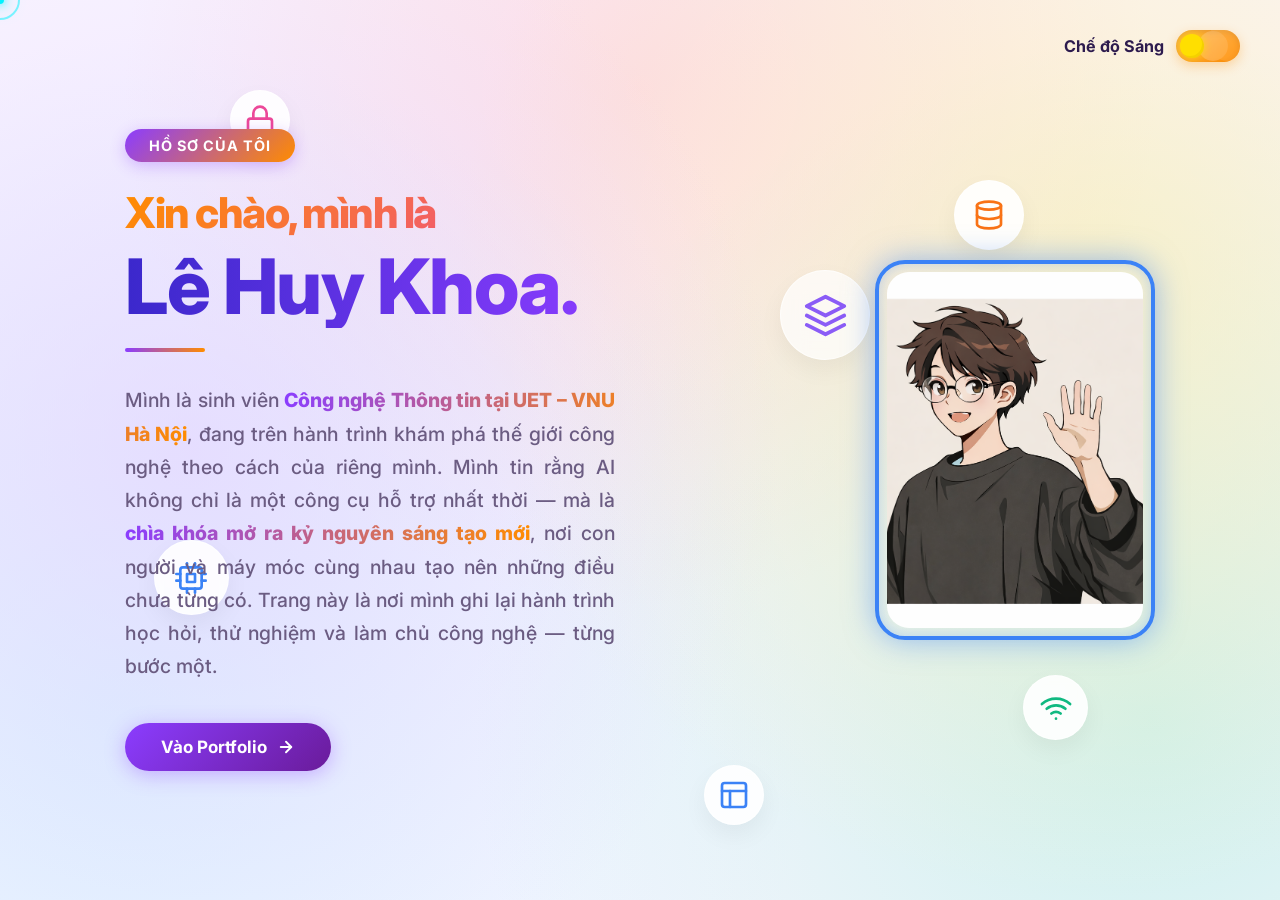
<file: index.html>
<!DOCTYPE html>
<html lang="vi" data-theme="light">
<head>
    <meta charset="UTF-8">
    <meta name="viewport" content="width=device-width, initial-scale=1.0">
    <title>Chào mừng | Khoa's Portfolio</title>
    <link href="https://fonts.googleapis.com/css2?family=Inter:wght@300;400;500;600;700;800&display=swap" rel="stylesheet">
    <style>
        :root {
            --primary-color: #8b3dff;
            --primary-hover: #6a1b9a;
            --accent-color: #ff8c00;
            --accent-light: #ffb74d;
            --bg-main: #f9f5ff;
            --bg-card: #ffffff;
            --card-border: #ebdfff;
            --text-main: #2d1b4e;
            --text-muted: #6b5c82;
            --shadow-sm: 0 4px 20px rgba(139,61,255,0.08);
            --shadow-md: 0 12px 35px rgba(139,61,255,0.15);
            --glass-bg: rgba(255,255,255,0.85);
            --glass-border: rgba(255,255,255,0.6);
        }
        [data-theme="dark"] {
            --primary-color: #9d5dff;
            --primary-hover: #7b2cbf;
            --accent-color: #ffa726;
            --accent-light: #ffcc80;
            --bg-main: #0f0a1f;
            --bg-card: #1a103c;
            --card-border: #3b28cc;
            --text-main: #f8f8f2;
            --text-muted: #a39eb8;
            --shadow-sm: 0 4px 20px rgba(0,0,0,0.4);
            --shadow-md: 0 12px 35px rgba(0,0,0,0.6);
            --glass-bg: rgba(26,16,60,0.85);
            --glass-border: rgba(255,255,255,0.05);
        }

        *, *::before, *::after { box-sizing: border-box; margin: 0; padding: 0; }

        html { font-size: 17px; scroll-behavior: smooth; }

        body {
            font-family: 'Inter', sans-serif;
            background-color: var(--bg-main);
            background-image:
                radial-gradient(circle at 15% 50%, rgba(228,207,255,0.6), transparent 50%),
                radial-gradient(circle at 85% 30%, rgba(255,238,173,0.6), transparent 50%),
                radial-gradient(circle at 90% 80%, rgba(179,238,226,0.6), transparent 50%),
                radial-gradient(circle at 10% 80%, rgba(200,240,255,0.6), transparent 50%),
                radial-gradient(circle at 50% 10%, rgba(255,204,213,0.6), transparent 50%);
            background-attachment: fixed;
            color: var(--text-main);
            min-height: 100vh;
            height: 100vh;
            overflow: hidden;
            -webkit-font-smoothing: antialiased;
            transition: background-color 0.4s ease, color 0.4s ease;
            cursor: none; /* Hide default cursor */
        }

        [data-theme="dark"] body {
            background-image:
                radial-gradient(circle at 15% 50%, rgba(139,61,255,0.15), transparent 50%),
                radial-gradient(circle at 85% 30%, rgba(255,140,0,0.15), transparent 50%),
                radial-gradient(circle at 90% 80%, rgba(0,191,255,0.15), transparent 50%),
                radial-gradient(circle at 10% 80%, rgba(59,130,246,0.15), transparent 50%),
                radial-gradient(circle at 50% 10%, rgba(236,72,153,0.15), transparent 50%);
        }

        /* ── Theme toggle (copied exactly) ── */
        .theme-toggle-wrapper {
            position: fixed;
            top: 30px;
            right: 40px;
            z-index: 1000;
            display: flex;
            align-items: center;
            gap: 12px;
        }
        .theme-label {
            font-size: 0.95rem;
            font-weight: 700;
            color: var(--text-main);
            transition: color 0.4s ease;
            user-select: none;
        }
        .theme-toggle { background: none; border: none; cursor: pointer; padding: 0; outline: none; display: flex; }
        .toggle-track {
            width: 64px; height: 32px;
            border-radius: 30px;
            background: linear-gradient(135deg, #ffb74d, #ff8c00);
            position: relative;
            box-shadow: inset 0 2px 6px rgba(0,0,0,0.1), 0 4px 12px rgba(255,140,0,0.3);
            transition: all 0.5s cubic-bezier(0.4,0,0.2,1);
            overflow: hidden;
        }
        .toggle-track::before {
            content: '';
            position: absolute;
            top: 50%; left: 35%;
            width: 30px; height: 30px;
            background: rgba(255,255,255,0.2);
            border-radius: 50%;
            transform: translateY(-50%);
            box-shadow: 15px -5px 0 5px rgba(255,255,255,0.1);
            transition: all 0.5s ease;
        }
        [data-theme="dark"] .toggle-track {
            background: linear-gradient(135deg, #1e1b4b, #312e81);
            box-shadow: inset 0 2px 6px rgba(0,0,0,0.3), 0 4px 12px rgba(0,0,0,0.5);
        }
        [data-theme="dark"] .toggle-track::before {
            width: 2px; height: 2px;
            background: white;
            box-shadow: 10px 5px 0 0 white, 25px -5px 0 1px white, 35px 10px 0 0 white, 15px -10px 0 0 white;
            border-radius: 50%;
            transform: translateY(-50%) scale(0.8);
        }
        .toggle-sun-moon {
            position: absolute;
            top: 4px; left: 4px;
            width: 24px; height: 24px;
            border-radius: 50%;
            background: #ffdf00;
            box-shadow: 0 0 10px rgba(255,223,0,0.8), inset -2px -2px 0 rgba(200,150,0,0.2);
            transition: all 0.5s cubic-bezier(0.4,0,0.2,1);
            z-index: 2;
        }
        [data-theme="dark"] .toggle-sun-moon {
            left: calc(100% - 28px);
            background: transparent;
            box-shadow: inset -6px -4px 0 #cbd5e1, 0 0 15px rgba(255,255,255,0.3);
            transform: rotate(15deg);
        }

        /* ── Floating bubbles (exact copy from main site) ── */
        .tech-bubble {
            position: fixed;
            width: 65px; height: 65px;
            border-radius: 50%;
            display: flex; align-items: center; justify-content: center;
            background: rgba(255,255,255,0.9);
            backdrop-filter: blur(4px);
            border: 1px solid rgba(255,255,255,0.6);
            box-shadow: 0 10px 25px rgba(0,0,0,0.05);
            animation: float 6s infinite ease-in-out;
            z-index: 0;
        }
        [data-theme="dark"] .tech-bubble {
            background: rgba(26,16,60,0.7);
            border: 1px solid rgba(157,93,255,0.2);
            box-shadow: 0 10px 25px rgba(0,0,0,0.3);
        }
        .tech-bubble {
            transition: filter 0.3s cubic-bezier(0.4, 0, 0.2, 1);
        }
        .tech-bubble:hover {
            filter: brightness(1.2) drop-shadow(0 0 15px currentColor);
            cursor: pointer;
        }
        .tech-bubble svg { width: 32px; height: 32px; }
        .bubble-pink  { color: #ec4899; }
        .bubble-orange { color: #f97316; }
        .bubble-blue  { color: #3b82f6; }
        .bubble-green { color: #10b981; }
        .bubble-purple { color: #8b5cf6; }
        .bubble-1 { top:10%; left:18%; animation-delay:0s;   width:60px;height:60px; }
        .bubble-2 { top:20%; right:20%; animation-delay:1.2s; width:70px;height:70px; }
        .bubble-3 { top:60%; left:12%; animation-delay:2.4s; width:75px;height:75px; }
        .bubble-4 { top:75%; right:15%; animation-delay:3.6s; width:65px;height:65px; }
        .bubble-5 { top:30%; right:32%; animation-delay:1.5s; width:90px;height:90px; background:rgba(255,255,255,0.7); backdrop-filter:blur(12px); }
        .bubble-5 svg { width:45px; height:45px; }
        .bubble-6 { top:85%; left:55%; animation-delay:2.8s; width:60px;height:60px; }
        [data-theme="dark"] .bubble-5 { background:rgba(26,16,60,0.8); }

        @keyframes float {
            0%   { transform: translate(0,0) rotate(0deg); }
            25%  { transform: translate(15px,-25px) rotate(8deg); }
            50%  { transform: translate(-10px,15px) rotate(-5deg); }
            75%  { transform: translate(-20px,-10px) rotate(5deg); }
            100% { transform: translate(0,0) rotate(0deg); }
        }

        /* ── Main layout ── */
        .welcome-stage {
            position: relative;
            z-index: 2;
            min-height: 100vh;
            display: flex;
            flex-direction: row;
            align-items: center;
            justify-content: space-between;
            text-align: left;
            padding: 4rem 5rem;
            max-width: 1200px;
            margin: 0 auto;
            gap: 50px;
        }
        .welcome-content {
            flex: 1;
            max-width: 600px;
            z-index: 2;
        }
        .welcome-image {
            flex: 1;
            display: flex;
            justify-content: flex-end;
            align-items: center;
            opacity: 0;
            animation: fadeUp 0.8s cubic-bezier(0.2, 0.8, 0.2, 1) forwards 0.85s;
        }
        .avatar-glow {
            position: relative;
            width: 280px;
            height: 380px;
            border-radius: 30px;
            padding: 8px;
            background: rgba(255, 255, 255, 0.05);
            border: 4px solid #3b82f6;
            box-shadow: 0 0 30px rgba(59, 130, 246, 0.5), inset 0 0 15px rgba(59, 130, 246, 0.3);
            animation: floatImage 6s infinite ease-in-out;
            transition: all 0.3s ease;
        }
        .avatar-glow:hover {
            transform: scale(1.05) !important;
            border-color: #8b3dff;
            box-shadow: 0 0 50px rgba(139, 61, 255, 0.8);
        }
        .avatar-img {
            width: 100%;
            height: 100%;
            object-fit: cover;
            border-radius: 22px;
            border: none;
        }
        @keyframes floatImage {
            0%, 100% { transform: translateY(0); }
            50% { transform: translateY(-15px); }
        }

        /* ── Cursor ── */
        a, button, .hover-target { cursor: none !important; }
        .cursor-dot, .cursor-outline {
            position: fixed;
            top: 0; left: 0;
            z-index: 9999;
            pointer-events: none;
        }
        .cursor-dot {
            width: 8px; height: 8px;
            background: #00f3ff;
            border-radius: 50%;
            transform: translate(-50%, -50%);
            box-shadow: 0 0 10px #00f3ff, 0 0 20px #00f3ff;
            transition: width 0.2s, height 0.2s, background-color 0.2s;
        }
        .cursor-outline {
            width: 40px; height: 40px;
            border: 2px solid rgba(0, 243, 255, 0.5);
            border-radius: 50%;
            transform: translate(-50%, -50%);
            transition: border-color 0.2s, width 0.2s, height 0.2s;
        }
        .cursor-outline::after {
            content: '';
            position: absolute;
            top: 50%; left: 50%;
            width: 40px; height: 40px;
            background-color: #00f3ff;
            clip-path: polygon(50% 0%, 93.3% 25%, 93.3% 75%, 50% 100%, 6.7% 75%, 6.7% 25%, 50% 0%, 50% 4%, 10.2% 27%, 10.2% 73%, 50% 96%, 89.8% 73%, 89.8% 27%, 50% 4%);
            opacity: 0;
            transform: translate(-50%, -50%) rotate(0deg);
            transition: width 0.2s, height 0.2s, opacity 0.2s;
            animation: spinHex 1.2s linear infinite;
        }
        .cursor-outline.hover-hex {
            border-color: transparent;
        }
        .cursor-outline.hover-hex::after {
            opacity: 1;
            width: 70px; height: 70px;
            filter: drop-shadow(0 0 6px #00f3ff);
        }
        .cursor-dot.hover-hex {
            background: transparent;
            box-shadow: none;
        }
        @keyframes spinHex {
            0%   { transform: translate(-50%, -50%) rotate(0deg); }
            100% { transform: translate(-50%, -50%) rotate(360deg); }
        }

        /* ── Badge (matches .code-badge) ── */
        .code-badge {
            display: inline-flex;
            align-items: center;
            background: linear-gradient(135deg, var(--primary-color), var(--accent-color));
            color: #fff;
            padding: 8px 24px;
            border-radius: 40px;
            font-size: 0.85rem;
            font-weight: 700;
            margin-bottom: 28px;
            text-transform: uppercase;
            letter-spacing: 1px;
            box-shadow: 0 4px 15px rgba(139,61,255,0.3);
            opacity: 0;
            animation: fadeUp 0.5s ease forwards 0.2s;
        }

        /* ── Heading ── */
        .welcome-h1 {
            font-size: clamp(2.4rem, 6vw, 4.5rem);
            font-weight: 800;
            line-height: 1.1;
            letter-spacing: -1.5px;
            margin-bottom: 20px;
            opacity: 0;
            animation: fadeUp 0.6s ease forwards 0.45s;
        }
        .welcome-h1 .name-line {
            background: linear-gradient(90deg, #3b28cc, #8b3dff, #1ca5db, #3b28cc);
            background-size: 300% 100%;
            animation: gradientShift 6s ease-in-out infinite, fadeUp 0.6s ease forwards 0.45s;
            -webkit-background-clip: text;
            -webkit-text-fill-color: transparent;
            background-clip: text;
            display: block;
        }
        .welcome-h1 .hello-line {
            display: block;
            background: linear-gradient(135deg, var(--accent-color), #ec4899);
            -webkit-background-clip: text;
            -webkit-text-fill-color: transparent;
            background-clip: text;
            font-size: clamp(1.8rem, 4vw, 2.5rem);
            margin-bottom: 8px;
        }
        @keyframes gradientShift {
            0%   { background-position: 0% 50%; }
            50%  { background-position: 100% 50%; }
            100% { background-position: 0% 50%; }
        }

        /* ── Subtitle ── */
        .welcome-sub {
            font-size: 1.15rem;
            font-weight: 500;
            color: var(--text-muted);
            max-width: 550px;
            line-height: 1.7;
            margin-bottom: 40px;
            opacity: 0;
            animation: fadeUp 0.8s cubic-bezier(0.2, 0.8, 0.2, 1) forwards 0.65s;
        }
        .welcome-sub strong { 
            background: linear-gradient(90deg, var(--primary-color), var(--accent-color));
            -webkit-background-clip: text;
            -webkit-text-fill-color: transparent;
            font-weight: 800; 
        }

        /* ── CTA button ── */
        .btn-enter {
            display: inline-flex;
            align-items: center;
            gap: 10px;
            padding: 14px 36px;
            background: linear-gradient(135deg, var(--primary-color), var(--primary-hover));
            color: #fff;
            font-family: 'Inter', sans-serif;
            font-size: 1rem;
            font-weight: 700;
            border: none;
            border-radius: 50px;
            cursor: pointer;
            text-decoration: none;
            box-shadow: 0 4px 20px rgba(139,61,255,0.35);
            transition: transform 0.3s cubic-bezier(0.4, 0, 0.2, 1), box-shadow 0.3s;
            opacity: 0;
            animation: fadeUp 0.8s cubic-bezier(0.2, 0.8, 0.2, 1) forwards 0.85s;
            position: relative;
            overflow: hidden;
        }
        .btn-enter::before {
            content: '';
            position: absolute;
            inset: 0;
            background: linear-gradient(135deg, rgba(255,255,255,0.15), transparent);
            opacity: 0;
            transition: opacity 0.2s;
        }
        .btn-enter:hover { 
            transform: translateY(-8px) scale(1.15); 
            box-shadow: 0 15px 40px rgba(255, 140, 0, 0.6), 0 0 25px rgba(139, 61, 255, 0.8); 
            background: linear-gradient(135deg, #ff8c00, #ec4899);
            color: #fff;
        }
        .btn-enter:hover::before { opacity: 1; }
        .btn-enter svg { transition: transform 0.4s cubic-bezier(0.4, 0, 0.2, 1); }
        .btn-enter:hover svg { transform: translateX(6px) scale(1.1); }

        /* ── Divider line ── */
        .divider-line {
            width: 80px; height: 4px;
            background: linear-gradient(to right, var(--primary-color), var(--accent-color));
            border-radius: 4px;
            margin: 0 0 32px 0;
            opacity: 0;
            animation: fadeUp 0.8s cubic-bezier(0.2, 0.8, 0.2, 1) forwards 0.55s;
        }

        /* ── Animations ── */
        @keyframes fadeUp {
            from { opacity: 0; transform: translateY(30px) scale(0.95); filter: blur(8px); }
            to   { opacity: 1; transform: translateY(0) scale(1); filter: blur(0); }
        }

        @media (max-width: 992px) {
            .theme-toggle-wrapper { top:15px; right:20px; }
            .theme-label { display: none; }
            .bubble-3,.bubble-5,.bubble-6 { display: none; }
            .welcome-stage {
                flex-direction: column;
                text-align: center;
                justify-content: center;
                padding: 6rem 2rem 2rem;
            }
            .divider-line { margin: 0 auto 32px; }
            .welcome-image { justify-content: center; margin-top: 40px; }
            .avatar-glow { width: 220px; height: 300px; }
        }
        @media (max-width: 600px) {
            .bubble-1,.bubble-2,.bubble-4 { display: none; }
            .welcome-h1 { font-size: 2.5rem; }
        }
    </style>
</head>
<body>
    <!-- Cursor Elements -->
    <div class="cursor-dot" id="cursor-dot"></div>
    <div class="cursor-outline" id="cursor-outline"></div>

    <!-- Theme Toggle (identical to main site) -->
    <div class="theme-toggle-wrapper">
        <span class="theme-label" id="theme-label">Chế độ Sáng</span>
        <button class="theme-toggle" id="theme-toggle" aria-label="Chuyển đổi chế độ Sáng/Tối">
            <div class="toggle-track">
                <div class="toggle-sun-moon"></div>
            </div>
        </button>
    </div>

    <!-- Floating Bubbles (same as main site) -->
    <div class="tech-bubble bubble-pink bubble-1">
        <svg viewBox="0 0 24 24" fill="none" stroke="currentColor" stroke-width="2" stroke-linecap="round" stroke-linejoin="round"><rect x="3" y="11" width="18" height="11" rx="2" ry="2"></rect><path d="M7 11V7a5 5 0 0 1 10 0v4"></path></svg>
    </div>
    <div class="tech-bubble bubble-orange bubble-2">
        <svg viewBox="0 0 24 24" fill="none" stroke="currentColor" stroke-width="2" stroke-linecap="round" stroke-linejoin="round"><ellipse cx="12" cy="5" rx="9" ry="3"></ellipse><path d="M21 12c0 1.66-4 3-9 3s-9-1.34-9-3"></path><path d="M3 5v14c0 1.66 4 3 9 3s9-1.34 9-3V5"></path></svg>
    </div>
    <div class="tech-bubble bubble-blue bubble-3">
        <svg viewBox="0 0 24 24" fill="none" stroke="currentColor" stroke-width="2" stroke-linecap="round" stroke-linejoin="round"><rect x="4" y="4" width="16" height="16" rx="2"></rect><rect x="9" y="9" width="6" height="6"></rect><line x1="9" y1="1" x2="9" y2="4"></line><line x1="15" y1="1" x2="15" y2="4"></line><line x1="9" y1="20" x2="9" y2="23"></line><line x1="15" y1="20" x2="15" y2="23"></line><line x1="20" y1="9" x2="23" y2="9"></line><line x1="20" y1="14" x2="23" y2="14"></line><line x1="1" y1="9" x2="4" y2="9"></line><line x1="1" y1="14" x2="4" y2="14"></line></svg>
    </div>
    <div class="tech-bubble bubble-green bubble-4">
        <svg viewBox="0 0 24 24" fill="none" stroke="currentColor" stroke-width="2" stroke-linecap="round" stroke-linejoin="round"><path d="M5 12.55a11 11 0 0 1 14.08 0"></path><path d="M1.42 9a16 16 0 0 1 21.16 0"></path><path d="M8.53 16.11a6 6 0 0 1 6.95 0"></path><line x1="12" y1="20" x2="12.01" y2="20"></line></svg>
    </div>
    <div class="tech-bubble bubble-purple bubble-5">
        <svg viewBox="0 0 24 24" fill="none" stroke="currentColor" stroke-width="2" stroke-linecap="round" stroke-linejoin="round"><polygon points="12 2 2 7 12 12 22 7 12 2"></polygon><polyline points="2 17 12 22 22 17"></polyline><polyline points="2 12 12 17 22 12"></polyline></svg>
    </div>
    <div class="tech-bubble bubble-blue bubble-6">
        <svg viewBox="0 0 24 24" fill="none" stroke="currentColor" stroke-width="2" stroke-linecap="round" stroke-linejoin="round"><rect x="3" y="3" width="18" height="18" rx="2" ry="2"></rect><line x1="3" y1="9" x2="21" y2="9"></line><line x1="9" y1="21" x2="9" y2="9"></line></svg>
    </div>

    <!-- Welcome Content -->
    <div class="welcome-stage">
        <div class="welcome-content">
            <div class="code-badge hover-target">Hồ Sơ Của Tôi</div>

            <h1 class="welcome-h1 hover-target">
                <span class="hello-line">Xin chào, mình là</span>
                <span class="name-line">Lê Huy Khoa.</span>
            </h1>

            <div class="divider-line"></div>

            <p class="welcome-sub hover-target" style="text-align: justify; line-height: 1.7;">
                Mình là sinh viên <strong>Công nghệ Thông tin tại UET – VNU Hà Nội</strong>, đang trên hành trình khám phá thế giới công nghệ theo cách của riêng mình. Mình tin rằng AI không chỉ là một công cụ hỗ trợ nhất thời — mà là <strong>chìa khóa mở ra kỷ nguyên sáng tạo mới</strong>, nơi con người và máy móc cùng nhau tạo nên những điều chưa từng có. Trang này là nơi mình ghi lại hành trình học hỏi, thử nghiệm và làm chủ công nghệ — từng bước một.
            </p>

            <a href="portfolio.html" class="btn-enter hover-target">
                Vào Portfolio
                <svg width="18" height="18" viewBox="0 0 24 24" fill="none" stroke="currentColor" stroke-width="2.5" stroke-linecap="round" stroke-linejoin="round"><line x1="5" y1="12" x2="19" y2="12"></line><polyline points="12 5 19 12 12 19"></polyline></svg>
            </a>
        </div>
        <div class="welcome-image">
            <div class="avatar-glow hover-target">
                <img src="anh-icon.png" alt="Lê Huy Khoa" class="avatar-img">
            </div>
        </div>
    </div>

    <script>
        // ── Theme toggle (same logic as main site) ──
        const html = document.documentElement;
        const btn  = document.getElementById('theme-toggle');
        const lbl  = document.getElementById('theme-label');

        // Sync with saved preference
        const saved = localStorage.getItem('portfolio-theme') || 'light';
        html.setAttribute('data-theme', saved);
        lbl.textContent = saved === 'dark' ? 'Chế độ Tối' : 'Chế độ Sáng';

        btn.addEventListener('click', () => {
            const isDark = html.getAttribute('data-theme') === 'dark';
            const next   = isDark ? 'light' : 'dark';
            html.setAttribute('data-theme', next);
            lbl.textContent = next === 'dark' ? 'Chế độ Tối' : 'Chế độ Sáng';
            localStorage.setItem('portfolio-theme', next);
        });

        // Fade out on navigate with WOW effect
        document.querySelector('.btn-enter').addEventListener('click', function(e) {
            e.preventDefault();
            document.body.style.transition = 'all 1s cubic-bezier(0.4, 0, 0.2, 1)';
            document.body.style.opacity = '0';
            document.body.style.transform = 'scale(1.1) translateY(-20px)';
            document.body.style.filter = 'blur(12px)';
            setTimeout(() => { window.location.href = this.href; }, 900);
        });

        // ── Custom Star Cursor ──
        const cursorDot = document.getElementById('cursor-dot');
        const cursorOutline = document.getElementById('cursor-outline');
        let mouseX = 0, mouseY = 0;
        let outlineX = 0, outlineY = 0;

        window.addEventListener('mousemove', (e) => {
            mouseX = e.clientX;
            mouseY = e.clientY;
            // Update dot instantly
            cursorDot.style.left = `${mouseX}px`;
            cursorDot.style.top = `${mouseY}px`;
        });

        // Lerp for smooth outline tracking
        function animateCursor() {
            let dx = mouseX - outlineX;
            let dy = mouseY - outlineY;
            outlineX += dx * 0.2; // Speed factor
            outlineY += dy * 0.2;
            cursorOutline.style.left = `${outlineX}px`;
            cursorOutline.style.top = `${outlineY}px`;
            requestAnimationFrame(animateCursor);
        }
        animateCursor();

        // Add hover effect
        const hoverTargets = document.querySelectorAll('a, button, .hover-target');
        hoverTargets.forEach(el => {
            el.addEventListener('mouseenter', () => {
                cursorOutline.classList.add('hover-hex');
                cursorDot.classList.add('hover-hex');
            });
            el.addEventListener('mouseleave', () => {
                cursorOutline.classList.remove('hover-hex');
                cursorDot.classList.remove('hover-hex');
            });
        });
    </script>
</body>
</html>
</file>
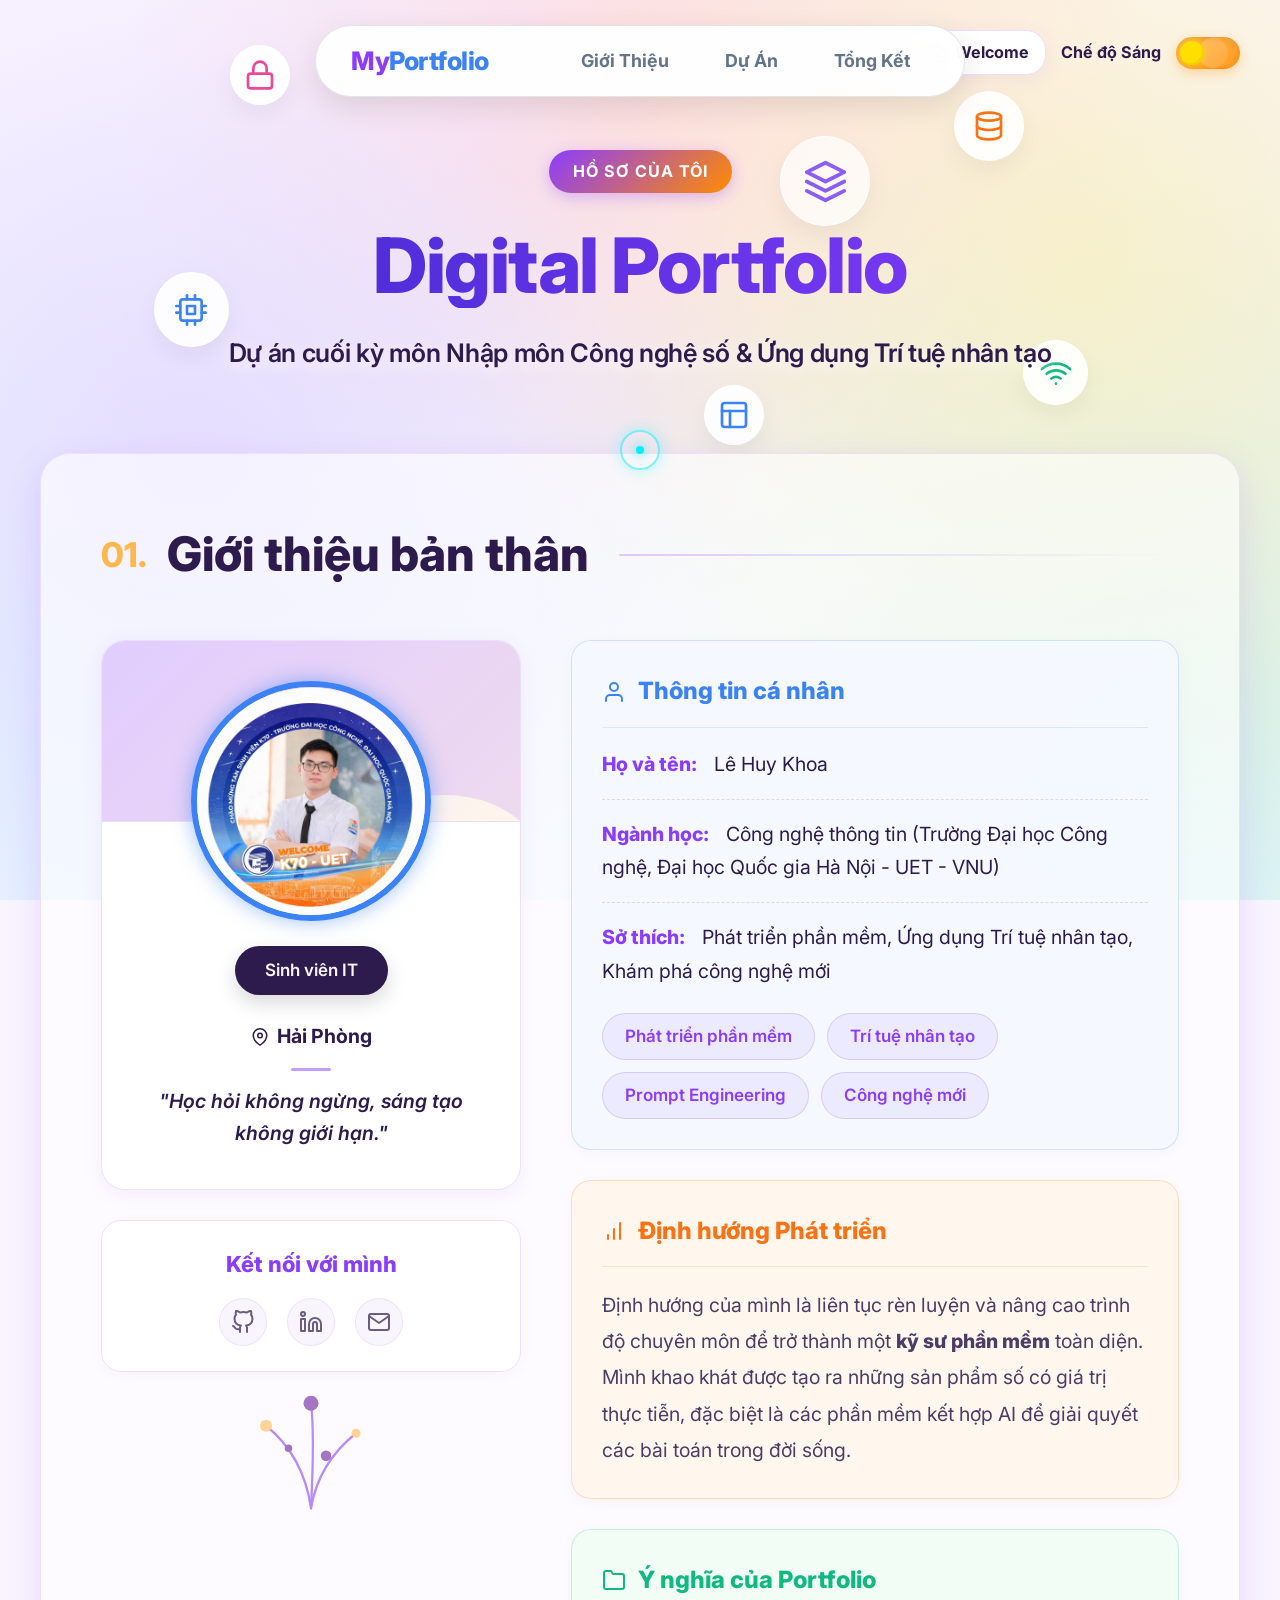
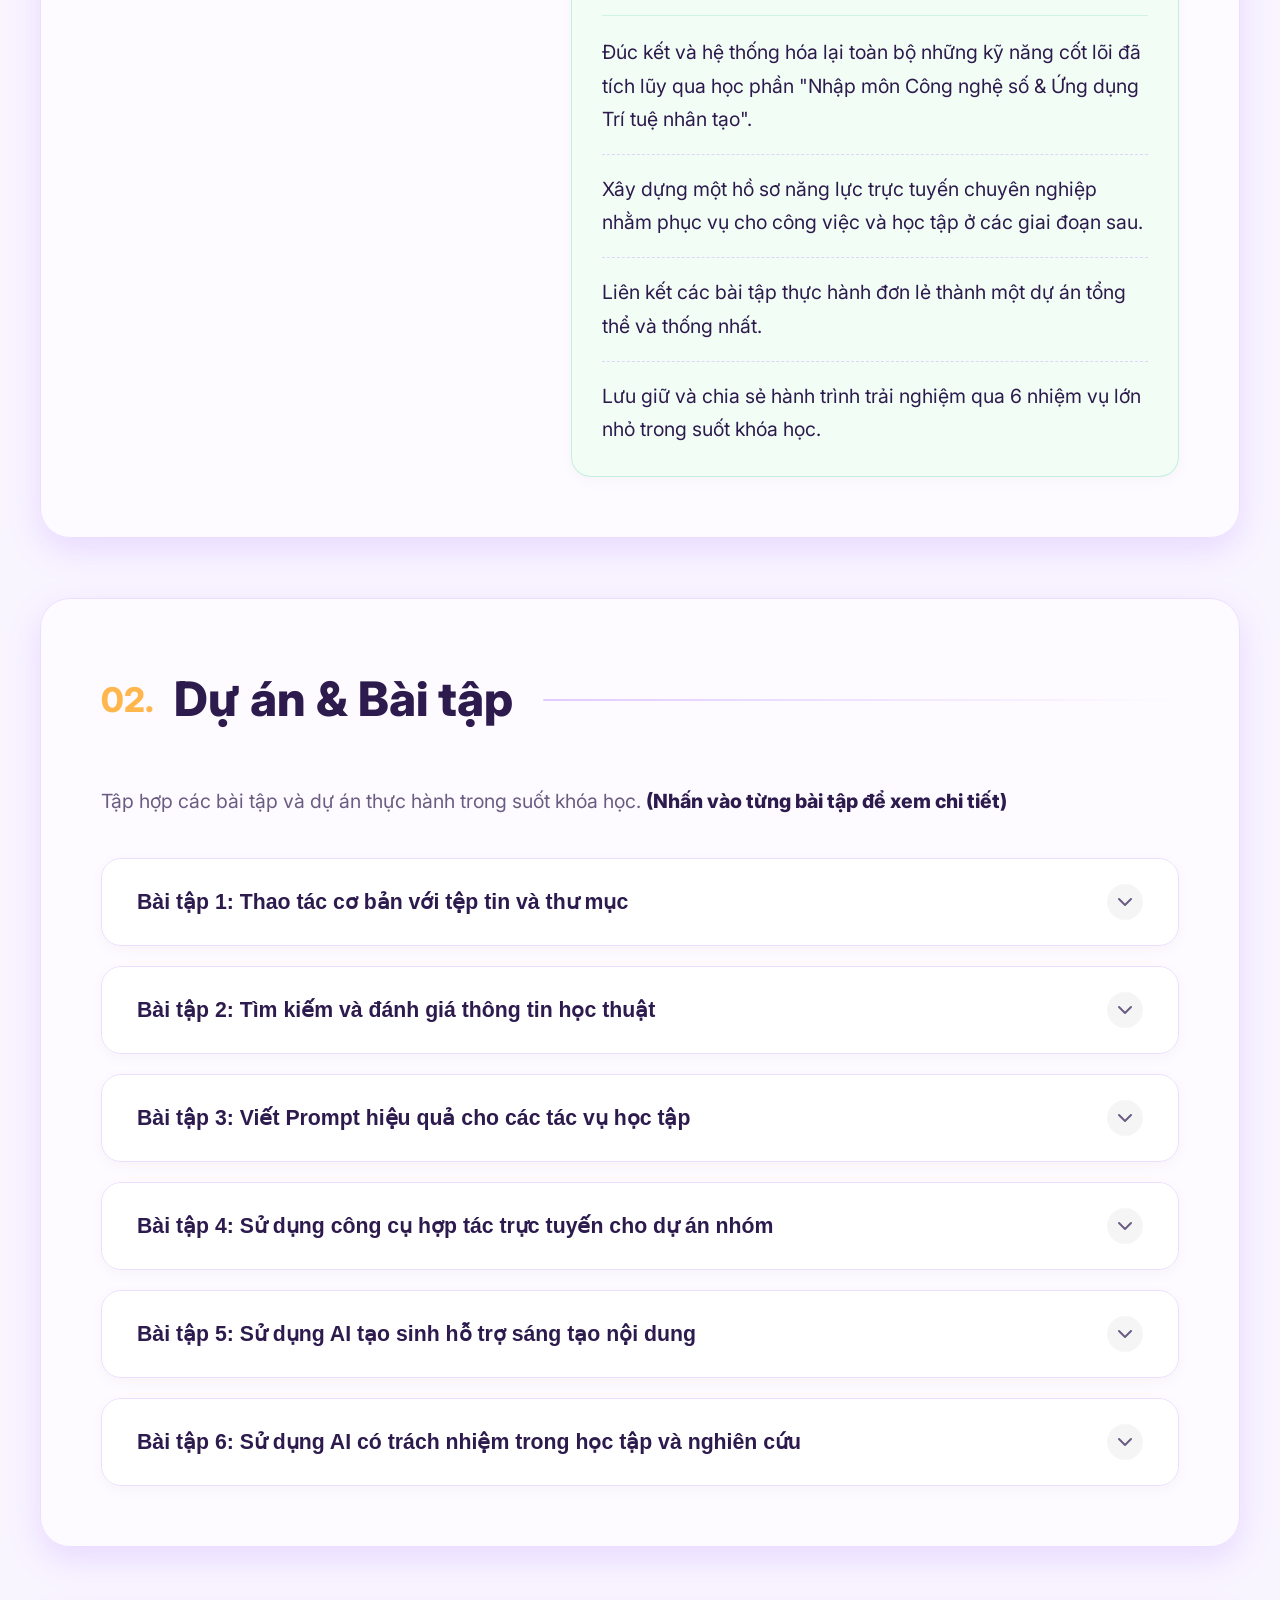
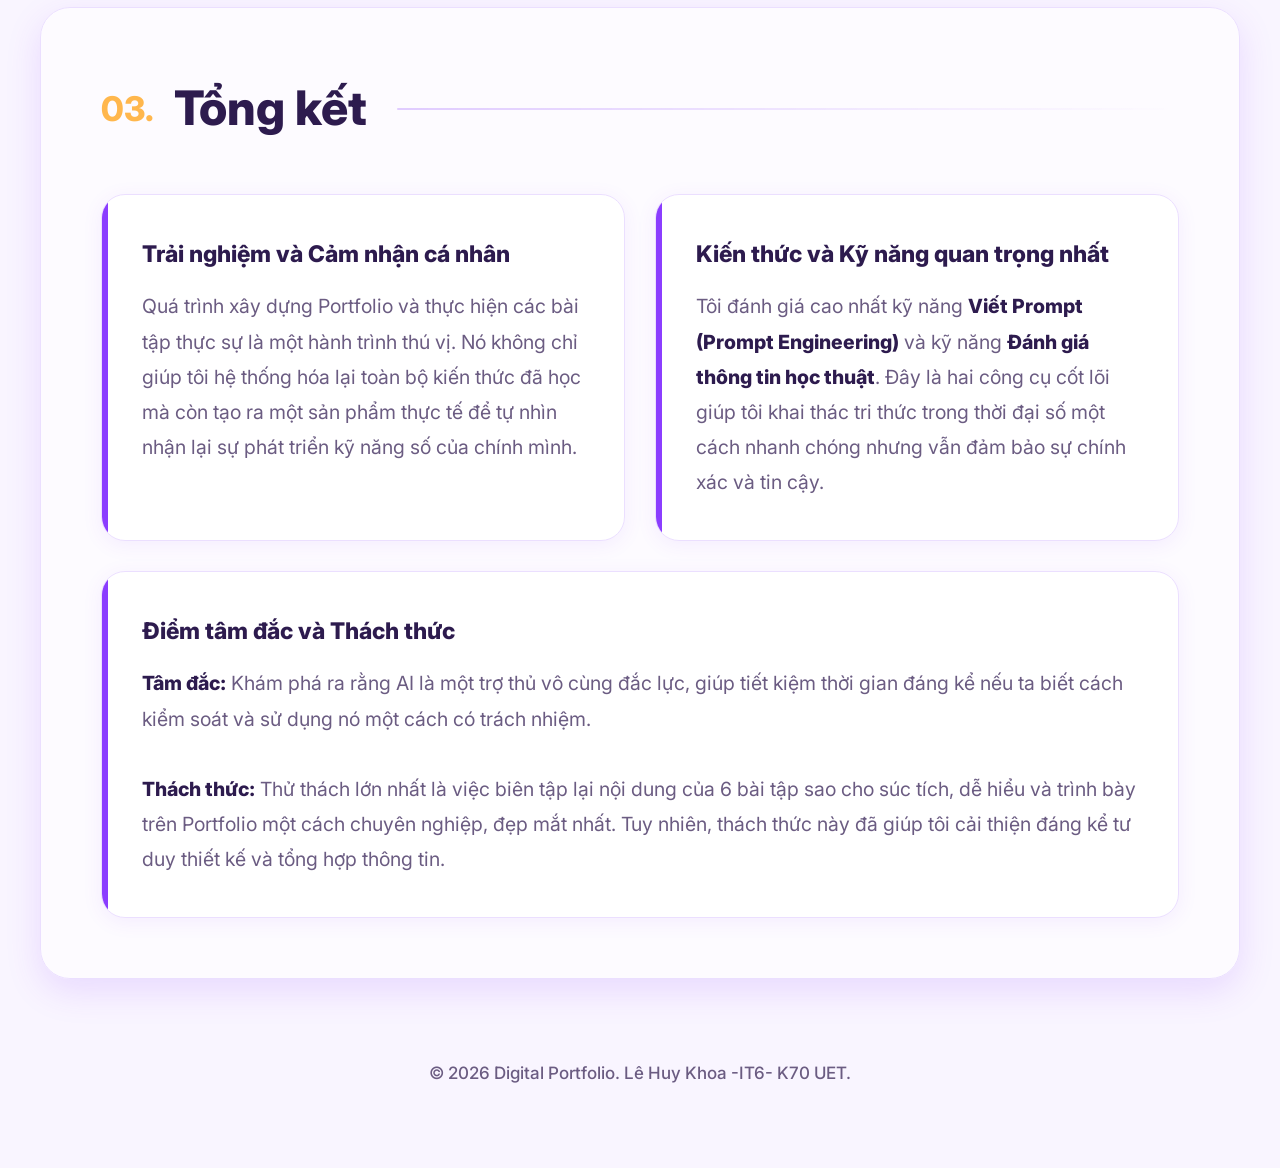
<file: portfolio.html>
<!DOCTYPE html>
<html lang="vi">

<head>
    <meta charset="UTF-8">
    <meta name="viewport" content="width=device-width, initial-scale=1.0">
    <title>Hồ Sơ Kỹ Năng Số | Nhập môn Công nghệ</title>
    <link href="https://fonts.googleapis.com/css2?family=Inter:wght@300;400;500;600;700;800&display=swap"
        rel="stylesheet">
    <link rel="stylesheet" href="style.css">
</head>

<body>
    <!-- Theme Toggle Button -->
    <div class="theme-toggle-wrapper">
        <a href="index.html" class="btn-back-home" id="btn-back-home" aria-label="Về trang Welcome">
            <svg width="20" height="20" viewBox="0 0 24 24" fill="none" stroke="currentColor" stroke-width="2" stroke-linecap="round" stroke-linejoin="round"><path d="M3 9l9-7 9 7v11a2 2 0 0 1-2 2H5a2 2 0 0 1-2-2z"></path><polyline points="9 22 9 12 15 12 15 22"></polyline></svg>
            <span class="back-label">Welcome</span>
        </a>
        <span class="theme-label" id="theme-label">Chế độ Sáng</span>
        <button class="theme-toggle" id="theme-toggle" aria-label="Chuyển đổi chế độ Sáng/Tối">
            <div class="toggle-track">
                <div class="toggle-sun-moon"></div>
            </div>
        </button>
    </div>

    <!-- Top Horizontal Navigation -->
    <nav class="top-horizontal-nav">
        <a href="index.html" class="nav-logo-text">My<span style="color: #3b82f6;">Portfolio</span></a>
        <ul class="nav-links">
            <li><a href="#gioi-thieu" class="nav-link active">Giới Thiệu</a></li>
            <li><a href="#du-an" class="nav-link">Dự Án</a></li>
            <li><a href="#tong-ket" class="nav-link">Tổng Kết</a></li>
        </ul>
    </nav>
    <header class="hero">
        <!-- Animated Tech Bubbles -->
        <div class="tech-bubble bubble-pink bubble-1">
            <svg width="24" height="24" viewBox="0 0 24 24" fill="none" stroke="currentColor" stroke-width="2"
                stroke-linecap="round" stroke-linejoin="round">
                <rect x="3" y="11" width="18" height="11" rx="2" ry="2"></rect>
                <path d="M7 11V7a5 5 0 0 1 10 0v4"></path>
            </svg>
        </div>
        <div class="tech-bubble bubble-orange bubble-2">
            <svg width="24" height="24" viewBox="0 0 24 24" fill="none" stroke="currentColor" stroke-width="2"
                stroke-linecap="round" stroke-linejoin="round">
                <ellipse cx="12" cy="5" rx="9" ry="3"></ellipse>
                <path d="M21 12c0 1.66-4 3-9 3s-9-1.34-9-3"></path>
                <path d="M3 5v14c0 1.66 4 3 9 3s9-1.34 9-3V5"></path>
            </svg>
        </div>
        <div class="tech-bubble bubble-blue bubble-3">
            <svg width="24" height="24" viewBox="0 0 24 24" fill="none" stroke="currentColor" stroke-width="2"
                stroke-linecap="round" stroke-linejoin="round">
                <rect x="4" y="4" width="16" height="16" rx="2" ry="2"></rect>
                <rect x="9" y="9" width="6" height="6"></rect>
                <line x1="9" y1="1" x2="9" y2="4"></line>
                <line x1="15" y1="1" x2="15" y2="4"></line>
                <line x1="9" y1="20" x2="9" y2="23"></line>
                <line x1="15" y1="20" x2="15" y2="23"></line>
                <line x1="20" y1="9" x2="23" y2="9"></line>
                <line x1="20" y1="14" x2="23" y2="14"></line>
                <line x1="1" y1="9" x2="4" y2="9"></line>
                <line x1="1" y1="14" x2="4" y2="14"></line>
            </svg>
        </div>
        <div class="tech-bubble bubble-green bubble-4">
            <svg width="24" height="24" viewBox="0 0 24 24" fill="none" stroke="currentColor" stroke-width="2"
                stroke-linecap="round" stroke-linejoin="round">
                <path d="M5 12.55a11 11 0 0 1 14.08 0"></path>
                <path d="M1.42 9a16 16 0 0 1 21.16 0"></path>
                <path d="M8.53 16.11a6 6 0 0 1 6.95 0"></path>
                <line x1="12" y1="20" x2="12.01" y2="20"></line>
            </svg>
        </div>
        <div class="tech-bubble bubble-purple bubble-5">
            <svg width="24" height="24" viewBox="0 0 24 24" fill="none" stroke="currentColor" stroke-width="2"
                stroke-linecap="round" stroke-linejoin="round">
                <polygon points="12 2 2 7 12 12 22 7 12 2"></polygon>
                <polyline points="2 17 12 22 22 17"></polyline>
                <polyline points="2 12 12 17 22 12"></polyline>
            </svg>
        </div>
        <div class="tech-bubble bubble-blue bubble-6">
            <svg width="24" height="24" viewBox="0 0 24 24" fill="none" stroke="currentColor" stroke-width="2"
                stroke-linecap="round" stroke-linejoin="round">
                <rect x="3" y="3" width="18" height="18" rx="2" ry="2"></rect>
                <line x1="3" y1="9" x2="21" y2="9"></line>
                <line x1="9" y1="21" x2="9" y2="9"></line>
            </svg>
        </div>
        <div class="container">
            <div class="code-badge">Hồ Sơ Của Tôi</div>
            <h1>Digital Portfolio</h1>
            <p class="subtitle">Dự án cuối kỳ môn Nhập môn Công nghệ số & Ứng dụng Trí tuệ nhân tạo</p>
        </div>
    </header>

    <main class="container">
        <!-- Trang Giới thiệu -->
        <section id="gioi-thieu" class="section glass-panel">
            <h2><span class="section-num">01.</span> Giới thiệu bản thân</h2>

            <div class="profile-wrapper">
                <div class="left-column">
                    <div class="profile-sidebar">
                        <div class="avatar-glow">
                            <img src="avatar.png" alt="Ảnh cá nhân" class="avatar-img" id="user-avatar">
                        </div>
                        <div class="tech-badge">
                            Sinh viên IT
                        </div>
                        <div class="profile-extra">
                            <p class="location">
                                <svg width="18" height="18" viewBox="0 0 24 24" fill="none" stroke="currentColor"
                                    stroke-width="2" stroke-linecap="round" stroke-linejoin="round">
                                    <path d="M21 10c0 7-9 13-9 13s-9-6-9-13a9 9 0 0 1 18 0z"></path>
                                    <circle cx="12" cy="10" r="3"></circle>
                                </svg>
                                Hải Phòng
                            </p>
                            <div class="divider"></div>
                            <p class="quote">"Học hỏi không ngừng, sáng tạo không giới hạn."</p>
                        </div>
                    </div>

                    <!-- Decorative Connect Card -->
                    <div class="info-item connect-card" style="text-align: center; padding: 25px;">
                        <h4
                            style="color: var(--primary-color); margin-bottom: 15px; font-size: 1.3rem; font-weight: 800;">
                            Kết nối với mình</h4>
                        <div class="social-links" style="display: flex; justify-content: center; gap: 20px;">
                            <a href="#" style="color: var(--text-muted); transition: color 0.3s;"><svg width="24"
                                    height="24" viewBox="0 0 24 24" fill="none" stroke="currentColor" stroke-width="2"
                                    stroke-linecap="round" stroke-linejoin="round">
                                    <path
                                        d="M9 19c-5 1.5-5-2.5-7-3m14 6v-3.87a3.37 3.37 0 0 0-.94-2.61c3.14-.35 6.44-1.54 6.44-7A5.44 5.44 0 0 0 20 4.77 5.07 5.07 0 0 0 19.91 1S18.73.65 16 2.48a13.38 13.38 0 0 0-7 0C6.27.65 5.09 1 5.09 1A5.07 5.07 0 0 0 5 4.77a5.44 5.44 0 0 0-1.5 3.78c0 5.42 3.3 6.61 6.44 7A3.37 3.37 0 0 0 9 18.13V22">
                                    </path>
                                </svg></a>
                            <a href="#" style="color: var(--text-muted); transition: color 0.3s;"><svg width="24"
                                    height="24" viewBox="0 0 24 24" fill="none" stroke="currentColor" stroke-width="2"
                                    stroke-linecap="round" stroke-linejoin="round">
                                    <path
                                        d="M16 8a6 6 0 0 1 6 6v7h-4v-7a2 2 0 0 0-2-2 2 2 0 0 0-2 2v7h-4v-7a6 6 0 0 1 6-6z">
                                    </path>
                                    <rect x="2" y="9" width="4" height="12"></rect>
                                    <circle cx="4" cy="4" r="2"></circle>
                                </svg></a>
                            <a href="#" style="color: var(--text-muted); transition: color 0.3s;"><svg width="24"
                                    height="24" viewBox="0 0 24 24" fill="none" stroke="currentColor" stroke-width="2"
                                    stroke-linecap="round" stroke-linejoin="round">
                                    <path
                                        d="M4 4h16c1.1 0 2 .9 2 2v12c0 1.1-.9 2-2 2H4c-1.1 0-2-.9-2-2V6c0-1.1.9-2 2-2z">
                                    </path>
                                    <polyline points="22,6 12,13 2,6"></polyline>
                                </svg></a>
                        </div>
                    </div>

                    <!-- Decorative illustration to fill space -->
                    <div class="decorative-art" style="text-align: center; margin-top: -10px; opacity: 0.6;">
                        <svg width="150" height="120" viewBox="0 0 200 150" fill="none"
                            xmlns="http://www.w3.org/2000/svg">
                            <path d="M100 150 Q90 80 40 40" stroke="var(--primary-color)" stroke-width="3" fill="none"
                                stroke-linecap="round" />
                            <path d="M100 150 Q110 90 160 50" stroke="var(--primary-color)" stroke-width="3" fill="none"
                                stroke-linecap="round" />
                            <path d="M100 150 Q105 50 100 10" stroke="var(--primary-color)" stroke-width="3" fill="none"
                                stroke-linecap="round" />
                            <circle cx="40" cy="40" r="8" fill="var(--accent-light)" />
                            <circle cx="160" cy="50" r="6" fill="var(--accent-light)" />
                            <circle cx="100" cy="10" r="10" fill="var(--primary-hover)" />
                            <circle cx="70" cy="70" r="5" fill="var(--primary-hover)" />
                            <circle cx="120" cy="80" r="7" fill="var(--primary-hover)" />
                        </svg>
                    </div>
                </div>

                <div class="info-grid custom-grid">
                    <div class="info-item personal-info tint-blue">
                        <h3>
                            <svg width="24" height="24" viewBox="0 0 24 24" fill="none" stroke="currentColor"
                                stroke-width="2" stroke-linecap="round" stroke-linejoin="round">
                                <path d="M20 21v-2a4 4 0 0 0-4-4H8a4 4 0 0 0-4 4v2"></path>
                                <circle cx="12" cy="7" r="4"></circle>
                            </svg>
                            Thông tin cá nhân
                        </h3>
                        <ul class="tech-list">
                            <li><strong>Họ và tên:</strong> Lê Huy Khoa</li>
                            <li><strong>Ngành học:</strong> Công nghệ thông tin (Trường Đại học Công nghệ, Đại học Quốc
                                gia Hà Nội - UET - VNU)</li>
                            <li><strong>Sở thích:</strong> Phát triển phần mềm, Ứng dụng Trí tuệ nhân tạo, Khám phá công
                                nghệ mới</li>
                        </ul>
                        <div class="tech-skills">
                            <span class="skill-tag">Phát triển phần mềm</span>
                            <span class="skill-tag">Trí tuệ nhân tạo</span>
                            <span class="skill-tag">Prompt Engineering</span>
                            <span class="skill-tag">Công nghệ mới</span>
                        </div>
                    </div>
                    <div class="info-item tint-orange">
                        <h3>
                            <svg width="24" height="24" viewBox="0 0 24 24" fill="none" stroke="currentColor"
                                stroke-width="2" stroke-linecap="round" stroke-linejoin="round">
                                <line x1="12" y1="20" x2="12" y2="10"></line>
                                <line x1="18" y1="20" x2="18" y2="4"></line>
                                <line x1="6" y1="20" x2="6" y2="16"></line>
                            </svg>
                            Định hướng Phát triển
                        </h3>
                        <p>Định hướng của mình là liên tục rèn luyện và nâng cao trình độ chuyên môn để trở thành một
                            <strong>kỹ sư phần mềm</strong> toàn diện. Mình khao khát được tạo ra những sản phẩm số có
                            giá trị thực tiễn, đặc biệt là các phần mềm kết hợp AI để giải quyết các bài toán trong đời
                            sống.</p>
                    </div>
                    <div class="info-item tint-green">
                        <h3>
                            <svg width="24" height="24" viewBox="0 0 24 24" fill="none" stroke="currentColor"
                                stroke-width="2" stroke-linecap="round" stroke-linejoin="round">
                                <path d="M22 19a2 2 0 0 1-2 2H4a2 2 0 0 1-2-2V5a2 2 0 0 1 2-2h5l2 3h9a2 2 0 0 1 2 2z">
                                </path>
                            </svg>
                            Ý nghĩa của Portfolio
                        </h3>
                        <ul class="tech-list">
                            <li>Đúc kết và hệ thống hóa lại toàn bộ những kỹ năng cốt lõi đã tích lũy qua học phần "Nhập
                                môn Công nghệ số & Ứng dụng Trí tuệ nhân tạo".</li>
                            <li>Xây dựng một hồ sơ năng lực trực tuyến chuyên nghiệp nhằm phục vụ cho công việc và học
                                tập ở các giai đoạn sau.</li>
                            <li>Liên kết các bài tập thực hành đơn lẻ thành một dự án tổng thể và thống nhất.</li>
                            <li>Lưu giữ và chia sẻ hành trình trải nghiệm qua 6 nhiệm vụ lớn nhỏ trong suốt khóa học.
                            </li>
                        </ul>
                    </div>
                </div>
            </div>
        </section>

        <!-- Trang Dự án -->
        <section id="du-an" class="section glass-panel">
            <h2><span class="section-num">02.</span> Dự án & Bài tập</h2>
            <p class="section-desc">Tập hợp các bài tập và dự án thực hành trong suốt khóa học. <strong>(Nhấn vào từng
                    bài tập để xem chi tiết)</strong></p>

            <div class="accordion">
                <!-- Bài tập 1 -->
                <div class="accordion-item">
                    <button class="accordion-header">
                        Bài tập 1: Thao tác cơ bản với tệp tin và thư mục
                        <svg class="icon" width="24" height="24" viewBox="0 0 24 24" fill="none" stroke="currentColor"
                            stroke-width="2" stroke-linecap="round" stroke-linejoin="round">
                            <polyline points="6 9 12 15 18 9"></polyline>
                        </svg>
                    </button>
                    <div class="accordion-content">
                        <div class="content-inner split-screen">
                            <div class="split-left">
                                <div class="pdf-container">
                                    <div class="mobile-pdf-fallback">
                                        <a href="Bai1_ThaoTacCoBan%20fixed.pdf" target="_blank" class="btn-download">📄 Nhấn vào
                                            đây để Xem/Tải File PDF (Dành cho điện thoại)</a>
                                    </div>
                                    <iframe src="Bai1_ThaoTacCoBan%20fixed.pdf#view=FitH" width="100%" height="600px"
                                        style="border: none;"></iframe>
                                </div>
                            </div>
                            <div class="split-right">
                                <div class="project-info">
                                    <h4>Mục tiêu:</h4>
                                    <p>Hiểu và thực hành quản lý tệp tin hiệu quả. Trình bày cấu trúc thư mục tối ưu và
                                        tuân thủ các quy tắc đặt tên tệp rõ ràng, khoa học.</p>
                                    <h4>Tóm tắt quá trình thực hiện:</h4>
                                    <p>Tiến hành thiết lập một cấu trúc cây thư mục logic phục vụ cho việc học tập nhiều
                                        môn học khác nhau. Áp dụng các quy tắc đặt tên tệp thống nhất (ví dụ:
                                        TenMon_BaiTap_HoTen) và chụp ảnh minh họa lại quá trình này.</p>
                                </div>
                            </div>
                        </div>
                    </div>
                </div>

                <!-- Bài tập 2 -->
                <div class="accordion-item">
                    <button class="accordion-header">
                        Bài tập 2: Tìm kiếm và đánh giá thông tin học thuật
                        <svg class="icon" width="24" height="24" viewBox="0 0 24 24" fill="none" stroke="currentColor"
                            stroke-width="2" stroke-linecap="round" stroke-linejoin="round">
                            <polyline points="6 9 12 15 18 9"></polyline>
                        </svg>
                    </button>
                    <div class="accordion-content">
                        <div class="content-inner split-screen">
                            <div class="split-left">
                                <div class="pdf-container">
                                    <div class="mobile-pdf-fallback">
                                        <a href="Bai2_TimKiemThongTin.pdf" target="_blank" class="btn-download">📄 Nhấn
                                            vào đây để Xem/Tải File PDF (Dành cho điện thoại)</a>
                                    </div>
                                    <iframe src="Bai2_TimKiemThongTin.pdf#view=FitH" width="100%" height="600px"
                                        style="border: none;"></iframe>
                                </div>
                            </div>
                            <div class="split-right">
                                <div class="project-info">
                                    <h4>Mục tiêu:</h4>
                                    <p>Thành thạo sử dụng các toán tử tìm kiếm nâng cao để tra cứu tài liệu học thuật và
                                        biết cách đánh giá độ tin cậy của các nguồn thông tin.</p>
                                    <h4>Tóm tắt quá trình thực hiện:</h4>
                                    <p>Sử dụng các nền tảng như Google Scholar, kết hợp các toán tử (AND, OR, ngoặc kép
                                        "", site:) để lọc kết quả. Sau đó, lập bảng phân tích, đánh giá các nguồn thông
                                        tin thu thập được dựa trên tính chính xác, tính khách quan và độ uy tín.</p>
                                </div>
                            </div>
                        </div>
                    </div>
                </div>

                <!-- Bài tập 3 -->
                <div class="accordion-item">
                    <button class="accordion-header">
                        Bài tập 3: Viết Prompt hiệu quả cho các tác vụ học tập
                        <svg class="icon" width="24" height="24" viewBox="0 0 24 24" fill="none" stroke="currentColor"
                            stroke-width="2" stroke-linecap="round" stroke-linejoin="round">
                            <polyline points="6 9 12 15 18 9"></polyline>
                        </svg>
                    </button>
                    <div class="accordion-content">
                        <div class="content-inner split-screen">
                            <div class="split-left">
                                <div class="pdf-container">
                                    <div class="mobile-pdf-fallback">
                                        <a href="Bai3_VietPrompt.pdf" target="_blank" class="btn-download">📄 Nhấn vào
                                            đây để Xem/Tải File PDF (Dành cho điện thoại)</a>
                                    </div>
                                    <iframe src="Bai3_VietPrompt.pdf#view=FitH" width="100%" height="600px"
                                        style="border: none;"></iframe>
                                </div>
                            </div>
                            <div class="split-right">
                                <div class="project-info">
                                    <h4>Mục tiêu:</h4>
                                    <p>Tương tác hiệu quả với các công cụ Trí tuệ nhân tạo (Generative AI) bằng cách
                                        viết lời nhắc (Prompt) tối ưu, rõ ràng và có đầy đủ ngữ cảnh.</p>
                                    <h4>Tóm tắt quá trình thực hiện:</h4>
                                    <p>Thực hiện so sánh kết quả sinh ra giữa một prompt cơ bản (ngắn gọn, thiếu ngữ
                                        cảnh) và một prompt đã được cải tiến (áp dụng các nguyên tắc đóng vai, nêu rõ
                                        yêu cầu, định dạng đầu ra). Phân tích sự vượt trội về chất lượng câu trả lời từ
                                        AI.</p>
                                </div>
                            </div>
                        </div>
                    </div>
                </div>

                <!-- Bài tập 4 -->
                <div class="accordion-item">
                    <button class="accordion-header">
                        Bài tập 4: Sử dụng công cụ hợp tác trực tuyến cho dự án nhóm
                        <svg class="icon" width="24" height="24" viewBox="0 0 24 24" fill="none" stroke="currentColor"
                            stroke-width="2" stroke-linecap="round" stroke-linejoin="round">
                            <polyline points="6 9 12 15 18 9"></polyline>
                        </svg>
                    </button>
                    <div class="accordion-content">
                        <div class="content-inner split-screen">
                            <div class="split-left">
                                <div class="pdf-container">
                                    <div class="mobile-pdf-fallback">
                                        <a href="Bai4_HopTacTrucTuyen_fixed.pdf" target="_blank" class="btn-download">📄 Nhấn
                                            vào đây để Xem/Tải File PDF (Dành cho điện thoại)</a>
                                    </div>
                                    <iframe src="Bai4_HopTacTrucTuyen_fixed.pdf#view=FitH" width="100%" height="600px"
                                        style="border: none;"></iframe>
                                </div>
                            </div>
                            <div class="split-right">
                                <div class="project-info">
                                    <h4>Mục tiêu:</h4>
                                    <p>Áp dụng thành thạo các công cụ làm việc nhóm trực tuyến để quản lý tiến độ, chia
                                        sẻ tài nguyên và duy trì giao tiếp hiệu quả trong dự án.</p>
                                    <h4>Tóm tắt quá trình thực hiện:</h4>
                                    <p>Khởi tạo không gian làm việc trên công cụ quản lý dự án, tiến hành phân công
                                        nhiệm vụ rõ ràng cho từng thành viên. Sử dụng Google Docs/Drive để chỉnh sửa tài
                                        liệu đồng thời, phối hợp trực tuyến và lưu lại các minh chứng làm việc nhóm.</p>
                                </div>
                            </div>
                        </div>
                    </div>
                </div>

                <!-- Bài tập 5 -->
                <div class="accordion-item">
                    <button class="accordion-header">
                        Bài tập 5: Sử dụng AI tạo sinh hỗ trợ sáng tạo nội dung
                        <svg class="icon" width="24" height="24" viewBox="0 0 24 24" fill="none" stroke="currentColor"
                            stroke-width="2" stroke-linecap="round" stroke-linejoin="round">
                            <polyline points="6 9 12 15 18 9"></polyline>
                        </svg>
                    </button>
                    <div class="accordion-content">
                        <div class="content-inner split-screen">
                            <div class="split-left">
                                <div class="pdf-container">
                                    <div class="mobile-pdf-fallback">
                                        <a href="Bai5_SangTaoNoiDungAI.pdf" target="_blank" class="btn-download">📄 Nhấn
                                            vào đây để Xem/Tải File PDF (Dành cho điện thoại)</a>
                                    </div>
                                    <iframe src="Bai5_SangTaoNoiDungAI.pdf#view=FitH" width="100%" height="600px"
                                        style="border: none;"></iframe>
                                </div>
                            </div>
                            <div class="split-right">
                                <div class="project-info">
                                    <h4>Mục tiêu:</h4>
                                    <p>Khai thác tiềm năng của AI tạo sinh (sinh văn bản, hình ảnh) để tối ưu hóa và hỗ
                                        trợ quá trình sáng tạo nội dung số phong phú.</p>
                                    <h4>Tóm tắt quá trình thực hiện:</h4>
                                    <p>Sử dụng AI để gợi ý ý tưởng, phác thảo cấu trúc bài viết và hỗ trợ tạo ra các
                                        thành phần nội dung số (ví dụ: hình ảnh minh họa). Sau đó, tiến hành chỉnh sửa,
                                        biên tập lại để tạo ra sản phẩm hoàn thiện mang dấu ấn cá nhân.</p>
                                </div>
                            </div>
                        </div>
                    </div>
                </div>

                <!-- Bài tập 6 -->
                <div class="accordion-item">
                    <button class="accordion-header">
                        Bài tập 6: Sử dụng AI có trách nhiệm trong học tập và nghiên cứu
                        <svg class="icon" width="24" height="24" viewBox="0 0 24 24" fill="none" stroke="currentColor"
                            stroke-width="2" stroke-linecap="round" stroke-linejoin="round">
                            <polyline points="6 9 12 15 18 9"></polyline>
                        </svg>
                    </button>
                    <div class="accordion-content">
                        <div class="content-inner split-screen">
                            <div class="split-left">
                                <div class="pdf-container">
                                    <div class="mobile-pdf-fallback">
                                        <a href="Bai6_AITrachNhiem%20fixed.pdf" target="_blank" class="btn-download">📄 Nhấn vào
                                            đây để Xem/Tải File PDF (Dành cho điện thoại)</a>
                                    </div>
                                    <iframe src="Bai6_AITrachNhiem%20fixed.pdf#view=FitH" width="100%" height="600px"
                                        style="border: none;"></iframe>
                                </div>
                            </div>
                            <div class="split-right">
                                <div class="project-info">
                                    <h4>Mục tiêu:</h4>
                                    <p>Nhận thức sâu sắc về các vấn đề đạo đức, liêm chính học thuật khi ứng dụng AI và
                                        xây dựng được bộ nguyên tắc cá nhân trong việc sử dụng.</p>
                                    <h4>Tóm tắt quá trình thực hiện:</h4>
                                    <p>Nghiên cứu các rủi ro tiềm ẩn như đạo văn, thiên kiến thuật toán, thông tin sai
                                        lệch. Từ đó, xây dựng một bản tuyên ngôn/bộ nguyên tắc cá nhân cam kết về việc
                                        sử dụng AI một cách minh bạch, có trách nhiệm và tôn trọng bản quyền.</p>
                                </div>
                            </div>
                        </div>
                    </div>
                </div>

            </div>
        </section>

        <!-- Trang Tổng kết -->
        <section id="tong-ket" class="section glass-panel">
            <h2><span class="section-num">03.</span> Tổng kết</h2>
            <div class="summary-content">
                <div class="summary-card">
                    <h4>Trải nghiệm và Cảm nhận cá nhân</h4>
                    <p>Quá trình xây dựng Portfolio và thực hiện các bài tập thực sự là một hành trình thú vị. Nó không
                        chỉ giúp tôi hệ thống hóa lại toàn bộ kiến thức đã học mà còn tạo ra một sản phẩm thực tế để tự
                        nhìn nhận lại sự phát triển kỹ năng số của chính mình.</p>
                </div>
                <div class="summary-card">
                    <h4>Kiến thức và Kỹ năng quan trọng nhất</h4>
                    <p>Tôi đánh giá cao nhất kỹ năng <strong>Viết Prompt (Prompt Engineering)</strong> và kỹ năng
                        <strong>Đánh giá thông tin học thuật</strong>. Đây là hai công cụ cốt lõi giúp tôi khai thác tri
                        thức trong thời đại số một cách nhanh chóng nhưng vẫn đảm bảo sự chính xác và tin cậy.</p>
                </div>
                <div class="summary-card">
                    <h4>Điểm tâm đắc và Thách thức</h4>
                    <p><strong>Tâm đắc:</strong> Khám phá ra rằng AI là một trợ thủ vô cùng đắc lực, giúp tiết kiệm thời
                        gian đáng kể nếu ta biết cách kiểm soát và sử dụng nó một cách có trách nhiệm.<br><br>
                        <strong>Thách thức:</strong> Thử thách lớn nhất là việc biên tập lại nội dung của 6 bài tập sao
                        cho súc tích, dễ hiểu và trình bày trên Portfolio một cách chuyên nghiệp, đẹp mắt nhất. Tuy
                        nhiên, thách thức này đã giúp tôi cải thiện đáng kể tư duy thiết kế và tổng hợp thông tin.
                    </p>
                </div>
            </div>
        </section>
    </main>

    <footer>
        <p>© 2026 Digital Portfolio. Lê Huy Khoa -IT6- K70 UET.</p>
    </footer>

    <!-- Sci-Fi Custom Cursor -->
    <div class="cursor-dot" data-cursor-dot></div>
    <div class="cursor-outline" data-cursor-outline>
        <div class="cursor-outline-inner"></div>
    </div>

    <script src="script.js"></script>
</body>

</html>
</file>
<file: style.css>
:root {
    --primary-color: #8b3dff; /* Vibrant lavender/purple */
    --primary-hover: #6a1b9a; /* Deep purple */
    --accent-color: #ff8c00;  /* Sunset orange */
    --accent-light: #ffb74d;  /* Sunset yellow/orange light */
    --bg-main: #f9f5ff;       /* Soft warm purple/white */
    --bg-card: #ffffff;       /* Pure white */
    --card-border: #ebdfff;   /* Light purple border */
    --text-main: #2d1b4e;     /* Deep purple/black */
    --text-muted: #6b5c82;    
    --shadow-sm: 0 4px 20px rgba(139, 61, 255, 0.08);
    --shadow-md: 0 12px 35px rgba(139, 61, 255, 0.15);
    
    /* Glassmorphism Variables */
    --glass-bg: rgba(255, 255, 255, 0.85);
    --glass-tint-blue: rgba(244, 248, 255, 0.85);
    --glass-tint-orange: rgba(255, 246, 235, 0.85);
    --glass-tint-green: rgba(240, 253, 244, 0.85);
    --glass-border: rgba(255, 255, 255, 0.6);
    --glass-icon-bg: rgba(0, 0, 0, 0.04);
    --sidebar-header-bg: linear-gradient(135deg, #f0e6ff, #fff5eb);
}

[data-theme="dark"] {
    --primary-color: #9d5dff; 
    --primary-hover: #7b2cbf; 
    --accent-color: #ffa726;  
    --accent-light: #ffcc80;  
    --bg-main: #0f0a1f;       
    --bg-card: #1a103c;       
    --card-border: #3b28cc;   
    --text-main: #f8f8f2;     
    --text-muted: #a39eb8;    
    --shadow-sm: 0 4px 20px rgba(0, 0, 0, 0.4);
    --shadow-md: 0 12px 35px rgba(0, 0, 0, 0.6);
    
    --glass-bg: rgba(26, 16, 60, 0.85);
    --glass-tint-blue: rgba(20, 25, 45, 0.85);
    --glass-tint-orange: rgba(35, 20, 15, 0.85);
    --glass-tint-green: rgba(15, 30, 25, 0.85);
    --glass-border: rgba(255, 255, 255, 0.05);
    --glass-icon-bg: rgba(255, 255, 255, 0.1);
    --sidebar-header-bg: linear-gradient(135deg, #1f113a, #2a1b3d);
}

html {
    font-size: 17px; /* Globally increases all rem values */
    scroll-behavior: smooth;
}

* {
    margin: 0;
    padding: 0;
    box-sizing: border-box;
}

body {
    font-family: 'Inter', sans-serif;
    background-color: var(--bg-main);
    background-image: 
        radial-gradient(circle at 15% 50%, rgba(228, 207, 255, 0.6), transparent 50%),
        radial-gradient(circle at 85% 30%, rgba(255, 238, 173, 0.6), transparent 50%),
        radial-gradient(circle at 90% 80%, rgba(179, 238, 226, 0.6), transparent 50%),
        radial-gradient(circle at 10% 80%, rgba(200, 240, 255, 0.6), transparent 50%),
        radial-gradient(circle at 50% 10%, rgba(255, 204, 213, 0.6), transparent 50%);
    background-attachment: fixed;
    color: var(--text-main);
    line-height: 1.7;
    min-height: 100vh;
    padding-bottom: 80px;
    -webkit-font-smoothing: antialiased;
    -moz-osx-font-smoothing: grayscale;
    transition: background-color 0.4s ease, color 0.4s ease;
}

[data-theme="dark"] body {
    background-image: 
        radial-gradient(circle at 15% 50%, rgba(139, 61, 255, 0.15), transparent 50%),
        radial-gradient(circle at 85% 30%, rgba(255, 140, 0, 0.15), transparent 50%),
        radial-gradient(circle at 90% 80%, rgba(0, 191, 255, 0.15), transparent 50%),
        radial-gradient(circle at 10% 80%, rgba(59, 130, 246, 0.15), transparent 50%),
        radial-gradient(circle at 50% 10%, rgba(236, 72, 153, 0.15), transparent 50%);
}

/* Custom Scrollbar */
::-webkit-scrollbar {
    width: 12px;
}
::-webkit-scrollbar-track {
    background: var(--bg-main);
}
::-webkit-scrollbar-thumb {
    background: linear-gradient(to bottom, var(--primary-color), var(--accent-color));
    border-radius: 10px;
    border: 3px solid var(--bg-main);
}
::-webkit-scrollbar-thumb:hover {
    background: var(--primary-hover);
}

strong {
    font-weight: 800;
    color: var(--text-main);
}

.container {
    max-width: 1400px;
    margin: 0 auto;
    padding: 0 40px;
    transition: transform 0.4s cubic-bezier(0.4, 0, 0.2, 1);
}

.hero .container {
    position: relative;
    z-index: 2;
}

/* Hero Section (Premium Layout) */
.hero {
    padding: 150px 0 80px;
    position: relative;
    text-align: center;
    overflow: hidden;
}

/* Floating Tech Bubbles */
.tech-bubble {
    position: absolute;
    width: 65px;
    height: 65px;
    border-radius: 50%;
    display: flex;
    align-items: center;
    justify-content: center;
    background: rgba(255, 255, 255, 0.9);
    backdrop-filter: blur(4px);
    border: 1px solid rgba(255, 255, 255, 0.6);
    box-shadow: 0 10px 25px rgba(0, 0, 0, 0.05);
    animation: float 6s infinite ease-in-out;
    z-index: 0;
}

.tech-bubble svg {
    width: 32px;
    height: 32px;
}

.bubble-pink { color: #ec4899; }
.bubble-orange { color: #f97316; }
.bubble-blue { color: #3b82f6; }
.bubble-green { color: #10b981; }
.bubble-purple { color: #8b5cf6; }

/* Adjusted Positions matching the screenshot */
.bubble-1 { top: 10%; left: 18%; animation-delay: 0s; width: 60px; height: 60px; } /* Lock */
.bubble-2 { top: 20%; right: 20%; animation-delay: 1.2s; width: 70px; height: 70px; } /* Database */
.bubble-3 { top: 60%; left: 12%; animation-delay: 2.4s; width: 75px; height: 75px; } /* CPU */
.bubble-4 { top: 75%; right: 15%; animation-delay: 3.6s; width: 65px; height: 65px; } /* Wi-Fi */

/* Huge blurred purple stack overlapping 'Portfolio' */
.bubble-5 { 
    top: 30%; 
    right: 32%; 
    animation-delay: 1.5s; 
    width: 90px; 
    height: 90px;
    background: rgba(255, 255, 255, 0.7);
    backdrop-filter: blur(12px);
    z-index: 0;
}
.bubble-5 svg { width: 45px; height: 45px; }

.bubble-6 { top: 85%; left: 55%; animation-delay: 2.8s; width: 60px; height: 60px; } /* Window */

@keyframes float {
    0% { transform: translate(0, 0) rotate(0deg); }
    25% { transform: translate(15px, -25px) rotate(8deg); }
    50% { transform: translate(-10px, 15px) rotate(-5deg); }
    75% { transform: translate(-20px, -10px) rotate(5deg); }
    100% { transform: translate(0, 0) rotate(0deg); }
}

.code-badge {
    display: inline-flex;
    align-items: center;
    background: linear-gradient(135deg, var(--primary-color), var(--accent-color));
    color: #ffffff;
    padding: 8px 24px;
    border-radius: 40px;
    font-size: 0.95rem;
    font-weight: 700;
    margin-bottom: 30px;
    border: none;
    text-transform: uppercase;
    letter-spacing: 1px;
    box-shadow: 0 4px 15px rgba(139, 61, 255, 0.3);
    transition: all 0.4s cubic-bezier(0.175, 0.885, 0.32, 1.275);
}

.code-badge:hover {
    transform: translateY(-5px) scale(1.1);
    box-shadow: 0 10px 25px rgba(249, 115, 22, 0.5);
    letter-spacing: 2px;
}

.hero h1 {
    font-size: 4.5rem;
    font-weight: 800;
    background: linear-gradient(90deg, #3b28cc, #8b3dff, #1ca5db, #3b28cc);
    background-size: 300% 100%;
    animation: gradientShift 6s ease-in-out infinite;
    -webkit-background-clip: text;
    -webkit-text-fill-color: transparent;
    background-clip: text;
    color: transparent; /* Fallback */
    margin-bottom: 25px;
    letter-spacing: -1.5px;
    line-height: 1.1;
    transition: transform 0.4s cubic-bezier(0.175, 0.885, 0.32, 1.275), filter 0.4s ease;
}

.hero h1:hover {
    transform: scale(1.05);
    filter: drop-shadow(0 15px 35px rgba(139, 61, 255, 0.4));
}

@keyframes gradientShift {
    0% { background-position: 0% 50%; }
    50% { background-position: 100% 50%; }
    100% { background-position: 0% 50%; }
}

.hero h1 span {
    color: var(--primary-color);
    display: inline-block;
    position: relative;
}

.hero h1 span::after {
    content: '';
    position: absolute;
    bottom: 8px;
    left: 0;
    width: 100%;
    height: 12px;
    background: var(--accent-light);
    opacity: 0.3;
    z-index: -1;
    border-radius: 10px;
}

.hero .subtitle {
    font-size: 1.5rem;
    color: var(--text-main);
    font-weight: 600;
    max-width: 850px;
    margin: 0 auto;
    line-height: 1.6;
    letter-spacing: -0.3px;
    text-shadow: 0 4px 15px rgba(255, 255, 255, 0.8);
    transition: all 0.4s ease;
}

.hero .subtitle:hover {
    color: var(--primary-color);
    transform: translateY(5px);
    letter-spacing: 0.5px;
}

/* Sections */
.section {
    background: rgba(255, 255, 255, 0.6);
    backdrop-filter: blur(20px);
    border: 1px solid var(--card-border);
    border-radius: 30px;
    padding: 60px;
    margin-bottom: 60px;
    box-shadow: var(--shadow-md);
}

section h2 {
    font-size: 2.8rem;
    margin-bottom: 45px;
    color: var(--text-main);
    font-weight: 800;
    display: flex;
    align-items: center;
    transition: all 0.4s cubic-bezier(0.25, 0.8, 0.25, 1);
}

section h2:hover {
    transform: translateX(15px);
    color: #ff2a2a; /* Red instead of primary-color */
    text-shadow: 0 0 20px rgba(255, 42, 42, 0.3);
}

section h2::after {
    content: '';
    flex: 1;
    height: 2px;
    background: linear-gradient(to right, var(--primary-color), transparent);
    opacity: 0.25;
    margin-left: 30px;
    border-radius: 2px;
}

section h2 .section-num {
    color: var(--accent-light);
    font-size: 2rem;
    margin-right: 20px;
    font-weight: 800;
    transition: all 0.4s cubic-bezier(0.25, 0.8, 0.25, 1);
}

section h2:hover .section-num {
    color: #ff2a2a; /* Red */
    transform: translateY(-8px) scale(1.15) rotate(-5deg);
    text-shadow: 0 0 15px rgba(255, 42, 42, 0.6);
}

.section-desc {
    color: var(--text-muted);
    margin-bottom: 40px;
    font-size: 1.15rem;
}

/* Profile Section */
.profile-wrapper {
    display: grid;
    grid-template-columns: 420px 1fr;
    gap: 50px;
    align-items: start;
}

.left-column {
    display: flex;
    flex-direction: column;
    gap: 30px;
    position: sticky;
    top: 40px;
}

.profile-sidebar {
    background: var(--bg-card);
    border-radius: 24px;
    padding: 160px 30px 40px;
    border: 1px solid var(--card-border);
    box-shadow: var(--shadow-sm);
    display: flex;
    flex-direction: column;
    align-items: center;
    justify-content: flex-start;
    text-align: center;
    position: relative;
    overflow: hidden;
    transition: all 0.5s cubic-bezier(0.25, 0.8, 0.25, 1);
}

.profile-sidebar:hover {
    transform: translateY(-12px);
    box-shadow: 0 25px 50px rgba(0, 0, 0, 0.2), 0 0 30px rgba(59, 130, 246, 0.25);
    border-color: rgba(59, 130, 246, 0.5);
}

.profile-sidebar:hover .avatar-glow {
    animation-play-state: paused;
    box-shadow: 0 15px 35px rgba(59, 130, 246, 0.5), 0 0 40px rgba(59, 130, 246, 0.3);
    transform: scale(1.05) translateY(-5px);
}

.avatar-glow {
    transition: all 0.5s cubic-bezier(0.25, 0.8, 0.25, 1);
}

.social-links a {
    display: inline-flex;
    align-items: center;
    justify-content: center;
    width: 48px;
    height: 48px;
    border-radius: 50%;
    background: rgba(139, 61, 255, 0.05);
    border: 1px solid rgba(139, 61, 255, 0.1);
    transition: all 0.4s cubic-bezier(0.25, 0.8, 0.25, 1) !important;
}

.social-links a svg {
    transition: all 0.4s cubic-bezier(0.25, 0.8, 0.25, 1);
}

.social-links a:hover {
    background: var(--primary-color);
    color: #fff !important;
    transform: translateY(-8px) scale(1.1);
    box-shadow: 0 12px 25px rgba(139, 61, 255, 0.4);
    border-color: transparent;
}

.social-links a:hover svg {
    transform: scale(1.2) rotate(10deg);
}

.profile-sidebar::before {
    content: '';
    position: absolute;
    top: 0; left: 0; right: 0;
    height: 180px;
    background: url("data:image/svg+xml,%3Csvg xmlns='http://www.w3.org/2000/svg' viewBox='0 0 100 100' preserveAspectRatio='none'%3E%3Cpath d='M0,0 L100,0 L100,100 C75,50 25,150 0,100 Z' fill='%238b3dff' fill-opacity='0.15'/%3E%3C/svg%3E"), var(--sidebar-header-bg);
    background-size: 100% 100%;
    z-index: 0;
    border-bottom: 1px solid var(--card-border);
}

@keyframes glowPulse {
    0% { box-shadow: 0 0 20px rgba(59, 130, 246, 0.5), 0 0 10px rgba(139, 61, 255, 0.2); }
    50% { box-shadow: 0 0 40px rgba(59, 130, 246, 0.8), 0 0 25px rgba(139, 61, 255, 0.5); }
    100% { box-shadow: 0 0 20px rgba(59, 130, 246, 0.5), 0 0 10px rgba(139, 61, 255, 0.2); }
}

.avatar-glow {
    position: relative;
    width: 240px;
    height: 240px;
    border-radius: 50%;
    padding: 0; /* Removed the transparent gap to fix the ugly background bleed */
    border: 6px solid #3b82f6; /* Blue neon border */
    margin-top: -120px;
    margin-bottom: 25px;
    z-index: 1;
    box-shadow: 0 0 20px rgba(59, 130, 246, 0.5); /* Base glow */
    animation: glowPulse 4s infinite ease-in-out;
}

.avatar-img {
    width: 100%;
    height: 100%;
    object-fit: cover;
    border-radius: 50%;
    border: none; /* Border moved to outer wrapper */
}

.tech-badge {
    background: var(--text-main);
    padding: 10px 30px;
    border-radius: 30px;
    font-size: 1rem;
    color: var(--bg-main);
    font-weight: 600;
    z-index: 1;
    box-shadow: 0 8px 20px rgba(0, 0, 0, 0.15);
    margin-bottom: 25px;
    transition: all 0.4s cubic-bezier(0.25, 0.8, 0.25, 1);
    cursor: default;
}

.tech-badge:hover {
    transform: scale(1.1) translateY(-6px);
    box-shadow: 0 15px 35px rgba(0, 0, 0, 0.2), 0 0 25px rgba(255, 255, 255, 0.5);
}

.profile-extra {
    display: flex;
    flex-direction: column;
    align-items: center;
    gap: 15px;
}

.location {
    display: flex;
    align-items: center;
    gap: 8px;
    color: var(--text-main);
    font-size: 1.15rem;
    font-weight: 700;
}

.divider {
    width: 40px;
    height: 3px;
    background: var(--primary-color);
    border-radius: 2px;
    opacity: 0.5;
}

.quote {
    font-style: italic;
    color: var(--text-main);
    font-size: 1.15rem;
    font-weight: 600;
    line-height: 1.6;
}

/* Info Grid */
.custom-grid {
    display: grid;
    grid-template-columns: 1fr;
    gap: 30px;
}

.info-item {
    background: var(--glass-bg);
    backdrop-filter: blur(12px);
    padding: 30px;
    border-radius: 20px;
    border: 1px solid var(--card-border);
    box-shadow: 0 4px 15px rgba(0, 0, 0, 0.03);
    transition: all 0.5s cubic-bezier(0.25, 0.8, 0.25, 1);
}

.info-item:hover {
    transform: translateY(-12px);
    box-shadow: 0 25px 50px rgba(0, 0, 0, 0.15), 0 0 30px rgba(139, 61, 255, 0.25);
    border-color: rgba(139, 61, 255, 0.6);
}
.info-item h3 svg {
    transition: transform 0.4s cubic-bezier(0.4, 0, 0.2, 1), color 0.4s ease;
}
.info-item:hover h3 svg {
    transform: rotate(15deg) scale(1.2);
    color: var(--accent-color);
}

.info-item h3 {
    color: var(--primary-color);
    margin-bottom: 20px;
    font-size: 1.4rem;
    font-weight: 800;
    display: flex;
    align-items: center;
    gap: 12px;
    padding-bottom: 15px;
    border-bottom: 1px solid var(--card-border);
}

/* Tint Variations */
.info-item.tint-blue {
    background: var(--glass-tint-blue);
    border: 1px solid rgba(59, 130, 246, 0.2);
}
.info-item.tint-blue h3 {
    color: #3b82f6;
    border-bottom-color: rgba(59, 130, 246, 0.15);
}

.info-item.tint-orange {
    background: var(--glass-tint-orange);
    border: 1px solid rgba(249, 115, 22, 0.2);
}
.info-item.tint-orange h3 {
    color: #f97316;
    border-bottom-color: rgba(249, 115, 22, 0.15);
}

.info-item.tint-green {
    background: var(--glass-tint-green);
    border: 1px solid rgba(16, 185, 129, 0.2);
}
.info-item.tint-green h3 {
    color: #10b981;
    border-bottom-color: rgba(16, 185, 129, 0.15);
}

.info-item p {
    color: var(--text-main);
    font-size: 1.15rem;
    line-height: 1.85;
    opacity: 0.85;
    transition: all 0.4s cubic-bezier(0.25, 0.8, 0.25, 1);
}

.info-item p:hover {
    opacity: 1;
    color: var(--primary-color); /* Fixes invisibility in light mode */
    transform: translateX(8px) scale(1.02);
}

.tech-list {
    list-style: none;
}

.tech-list li {
    margin-bottom: 18px;
    font-size: 1.15rem;
    color: var(--text-main);
    padding-bottom: 18px;
    border-bottom: 1px dashed rgba(139, 61, 255, 0.2);
    transition: all 0.4s cubic-bezier(0.25, 0.8, 0.25, 1);
    position: relative;
    padding-left: 0;
}

.tech-list li:hover {
    transform: translateX(12px) translateY(-2px);
    color: var(--primary-color);
    text-shadow: 0 0 10px rgba(139, 61, 255, 0.15);
}

.tech-list li:last-child {
    border-bottom: none;
    padding-bottom: 0;
    margin-bottom: 0;
}

.tech-list strong {
    color: var(--primary-color);
    font-weight: 800;
    margin-right: 12px;
}

.tech-skills {
    display: flex;
    flex-wrap: wrap;
    gap: 12px;
    margin-top: 25px;
}

.skill-tag {
    background: rgba(139, 61, 255, 0.08);
    color: var(--primary-color);
    padding: 8px 22px;
    border-radius: 30px;
    font-size: 1rem;
    border: 1px solid rgba(139, 61, 255, 0.2);
    font-weight: 600;
    transition: all 0.4s cubic-bezier(0.25, 0.8, 0.25, 1);
    cursor: default;
}

.skill-tag:hover {
    background: var(--primary-color);
    color: #fff;
    transform: translateY(-6px) scale(1.1);
    box-shadow: 0 12px 25px rgba(139, 61, 255, 0.4);
    border-color: var(--primary-color);
}

/* Accordion */
.accordion {
    display: flex;
    flex-direction: column;
    gap: 20px;
}

.accordion-item {
    border: 1px solid var(--card-border);
    border-radius: 20px;
    overflow: hidden;
    background: var(--glass-bg);
    backdrop-filter: blur(12px);
    box-shadow: 0 4px 15px rgba(0, 0, 0, 0.03);
    transition: all 0.4s cubic-bezier(0.4, 0, 0.2, 1);
}

.accordion-item:hover {
    border-color: rgba(139, 61, 255, 0.4);
    box-shadow: 0 15px 40px rgba(139, 61, 255, 0.2);
    transform: translateY(-8px);
}

.accordion-header {
    width: 100%;
    background: transparent;
    border: none;
    border-left: 4px solid transparent;
    padding: 25px 35px 25px 31px;
    display: flex;
    justify-content: space-between;
    align-items: center;
    color: var(--text-main);
    font-size: 1.25rem;
    font-weight: 700;
    text-align: left;
    cursor: pointer;
    transition: all 0.3s ease;
}

.accordion-header:hover {
    background: linear-gradient(90deg, rgba(139, 61, 255, 0.08) 0%, rgba(255,255,255,0) 100%);
    color: var(--accent-color);
    padding-left: 38px;
}

.accordion-header.active {
    background: linear-gradient(90deg, rgba(139, 61, 255, 0.08) 0%, rgba(255,255,255,0) 100%);
    color: var(--primary-color);
    border-left-color: var(--primary-color);
}

.accordion-header .icon {
    transition: all 0.4s cubic-bezier(0.4, 0, 0.2, 1);
    color: var(--text-muted);
    background: var(--glass-icon-bg);
    padding: 6px;
    border-radius: 50%;
    width: 36px;
    height: 36px;
}

.accordion-header:hover .icon {
    color: #fff;
    background: var(--accent-color);
    transform: scale(1.2) rotate(90deg);
    box-shadow: 0 4px 12px rgba(255, 140, 0, 0.4);
}

.accordion-header.active .icon {
    transform: rotate(180deg);
    color: #fff;
    background: var(--primary-color);
    box-shadow: 0 4px 10px rgba(139, 61, 255, 0.3);
}

.accordion-content {
    max-height: 0;
    overflow: hidden;
    transition: max-height 0.5s cubic-bezier(0.4, 0, 0.2, 1);
}

.content-inner {
    padding: 0 35px 35px;
}

/* Split Screen Layout for Accordion */
.content-inner.split-screen {
    display: grid;
    grid-template-columns: 1.5fr 1fr;
    gap: 30px;
    align-items: start;
    opacity: 0;
}

.accordion-header.active + .accordion-content .content-inner.split-screen {
    animation: fadeInContent 0.8s ease forwards;
    animation-delay: 0.1s;
}

@keyframes fadeInContent {
    from { opacity: 0; }
    to { opacity: 1; }
}

.split-left {
    background: var(--bg-card);
    border: 1px solid var(--card-border);
    border-radius: 12px;
    padding: 0;
    overflow: hidden;
    box-shadow: inset 0 2px 4px rgba(0,0,0,0.02);
}

.split-right {
    padding: 15px 0;
}

.content-inner h4 {
    color: var(--accent-color);
    margin: 25px 0 10px;
    font-size: 1.15rem;
    font-weight: 700;
}

.content-inner h4:first-child {
    margin-top: 0;
}

.content-inner p {
    color: var(--text-main);
    margin-bottom: 25px;
    font-size: 1.15rem;
    line-height: 1.8;
    opacity: 0.85;
}

.pdf-container {
    width: 100%;
    border-radius: 16px;
    overflow: hidden;
    border: 1px solid var(--card-border);
    margin-top: 25px;
    background: #fafafa;
    padding: 10px;
}

.pdf-container embed {
    border-radius: 12px;
}

/* Summary Cards */
.summary-content {
    display: grid;
    grid-template-columns: 1fr 1fr;
    gap: 30px;
}

.summary-card {
    background: var(--bg-card);
    padding: 40px;
    border-radius: 24px;
    border: 1px solid var(--card-border);
    box-shadow: var(--shadow-sm);
    position: relative;
    overflow: hidden;
    transition: transform 0.3s ease;
}

.summary-card:last-child {
    grid-column: 1 / -1;
}

.summary-card::before {
    content: '';
    position: absolute;
    top: 0; left: 0;
    width: 6px;
    height: 100%;
    background: var(--primary-color);
}

.summary-card:hover {
    transform: translateY(-10px) scale(1.02);
    box-shadow: 0 20px 40px rgba(255, 140, 0, 0.2);
    border-color: var(--accent-color);
}
.summary-card:hover h4 {
    color: var(--primary-color);
    transform: translateX(8px);
}

.summary-card h4 {
    color: var(--text-main);
    margin-bottom: 15px;
    font-size: 1.35rem;
    font-weight: 800;
    transition: transform 0.4s cubic-bezier(0.4, 0, 0.2, 1), color 0.4s ease;
}

.summary-card p {
    color: var(--text-muted);
    font-size: 1.15rem;
    line-height: 1.8;
}

footer {
    text-align: center;
    color: var(--text-muted);
    margin-top: 80px;
    font-size: 1rem;
    font-weight: 500;
}

/* Global Entry Animations */
@keyframes slideUpFade {
    from { opacity: 0; transform: translateY(30px); }
    to { opacity: 1; transform: translateY(0); }
}

.profile-sidebar, .info-item, .accordion-item, .summary-card {
    opacity: 0;
    animation: slideUpFade 0.8s cubic-bezier(0.4, 0, 0.2, 1) forwards;
}

.profile-sidebar { animation-delay: 0.1s; }
.info-item { animation-delay: 0.2s; }
.accordion-item:nth-child(1) { animation-delay: 0.1s; }
.accordion-item:nth-child(2) { animation-delay: 0.2s; }
.accordion-item:nth-child(3) { animation-delay: 0.3s; }
.accordion-item:nth-child(4) { animation-delay: 0.4s; }
.accordion-item:nth-child(5) { animation-delay: 0.5s; }
.accordion-item:nth-child(6) { animation-delay: 0.6s; }
.summary-card:nth-child(1) { animation-delay: 0.2s; }
.summary-card:nth-child(2) { animation-delay: 0.3s; }
.summary-card:nth-child(3) { animation-delay: 0.4s; }

/* Responsive */
@media (max-width: 992px) {
    .profile-wrapper {
        grid-template-columns: 1fr;
    }
    .left-column {
        position: relative;
        top: 0;
    }
    .profile-sidebar {
        max-width: 400px;
        margin: 0 auto;
        width: 100%;
    }
    .content-inner.split-screen {
        grid-template-columns: 1fr;
    }
}

@media (max-width: 768px) {
    html { font-size: 15px; }
    .hero h1 { font-size: 3rem; }
    .section { padding: 40px 25px; }
    .accordion-header {
        font-size: 1.1rem;
        padding: 20px 25px;
    }
    .content-inner { padding: 0 25px 25px; }
    .avatar-glow { width: 160px; height: 160px; margin-top: -80px; }
    
    .profile-sidebar {
        padding-top: 100px;
    }
    .profile-sidebar::before { height: 100px; }
    
    .summary-content {
        grid-template-columns: 1fr;
    }
}

/* Mobile PDF Fallback */
.mobile-pdf-fallback {
    display: none;
    text-align: center;
    margin-bottom: 15px;
    padding: 12px;
    background: rgba(139, 61, 255, 0.05);
    border-radius: 12px;
    border: 1px dashed rgba(139, 61, 255, 0.3);
}

.btn-download {
    display: inline-block;
    color: var(--primary-color);
    font-weight: 600;
    text-decoration: none;
    padding: 10px 20px;
    border-radius: 20px;
    background: rgba(139, 61, 255, 0.1);
    transition: all 0.3s ease;
}

.btn-download:hover {
    background: var(--primary-color);
    color: #fff;
    transform: translateY(-2px);
}

@media (max-width: 768px) {
    .mobile-pdf-fallback {
        display: block;
    }
    .pdf-container embed {
        /* Optionally hide embed on mobile since it often fails */
        display: none;
    }
}

/* -----------------------------
   Top Horizontal Navigation
   ----------------------------- */
.top-horizontal-nav {
    display: flex;
    justify-content: space-between;
    align-items: center;
    position: fixed;
    top: 25px;
    left: 50%;
    transform: translateX(-50%);
    min-width: 650px;
    background: rgba(15, 23, 42, 0.7);
    backdrop-filter: blur(20px);
    -webkit-backdrop-filter: blur(20px);
    border: 1px solid rgba(255, 255, 255, 0.08);
    border-radius: 50px;
    padding: 12px 35px;
    z-index: 1000;
    box-shadow: 0 10px 40px rgba(0, 0, 0, 0.3), inset 0 1px 0 rgba(255, 255, 255, 0.1);
    transition: all 0.5s cubic-bezier(0.25, 0.8, 0.25, 1);
}

.top-horizontal-nav:hover {
    background: rgba(15, 23, 42, 0.85);
    border: 1px solid rgba(255, 255, 255, 0.2);
    box-shadow: 0 15px 50px rgba(0, 0, 0, 0.4), inset 0 1px 0 rgba(255, 255, 255, 0.2), 0 0 20px rgba(59, 130, 246, 0.15);
    transform: translateX(-50%) translateY(-3px);
}

[data-theme="light"] .top-horizontal-nav, :root:not([data-theme="dark"]) .top-horizontal-nav {
    background: rgba(255, 255, 255, 0.95);
    border: 1px solid rgba(0, 0, 0, 0.1);
    box-shadow: 0 10px 30px rgba(0, 0, 0, 0.1);
}

.nav-logo-text {
    font-size: 1.5rem;
    font-weight: 800;
    color: #fff;
    text-decoration: none;
    letter-spacing: -0.5px;
    display: inline-block;
    transition: all 0.4s cubic-bezier(0.175, 0.885, 0.32, 1.275);
}

.nav-logo-text:hover {
    transform: scale(1.08) rotate(-2deg);
    text-shadow: 0 0 15px rgba(59, 130, 246, 0.6);
}

.nav-logo-text span {
    display: inline-block;
    transition: all 0.4s cubic-bezier(0.175, 0.885, 0.32, 1.275);
}

.nav-logo-text:hover span {
    transform: translateY(-2px);
    color: #60a5fa !important;
}

:root:not([data-theme="dark"]) .nav-logo-text {
    color: var(--primary-color);
}

.nav-links {
    display: flex;
    list-style: none;
    gap: 20px;
    margin: 0;
    padding: 0;
}

.nav-link {
    color: #94a3b8;
    font-weight: 700;
    font-size: 1.05rem;
    text-decoration: none;
    padding: 8px 18px;
    border-radius: 20px;
    transition: all 0.4s cubic-bezier(0.175, 0.885, 0.32, 1.275);
    position: relative;
    display: inline-block;
}

:root:not([data-theme="dark"]) .nav-link { 
    color: #64748b; 
}

.nav-link:hover {
    color: #fff;
    background: rgba(255, 255, 255, 0.08);
    transform: translateY(-4px);
    box-shadow: 0 4px 15px rgba(0, 0, 0, 0.1);
}
:root:not([data-theme="dark"]) .nav-link:hover { 
    color: #0f172a; 
    background: rgba(0, 0, 0, 0.05);
}

.nav-link.active {
    color: #fff;
}
:root:not([data-theme="dark"]) .nav-link.active {
    color: var(--primary-color);
}

/* Add cyan underline for active link */
.nav-link::after {
    content: '';
    position: absolute;
    bottom: -2px;
    left: 50%;
    transform: translateX(-50%);
    width: 0;
    height: 3px;
    background: #06b6d4; /* Cyan color */
    border-radius: 3px;
    transition: all 0.4s cubic-bezier(0.4, 0, 0.2, 1);
    box-shadow: 0 0 12px rgba(6, 182, 212, 0.8);
    opacity: 0;
}

:root:not([data-theme="dark"]) .nav-link::after {
    background: var(--primary-color);
    box-shadow: 0 0 10px rgba(99, 102, 241, 0.4);
}

.nav-link:hover::after {
    width: 30%;
    opacity: 0.6;
}

.nav-link.active::after {
    width: 70%;
    opacity: 1;
    bottom: -4px;
}

@media (max-width: 768px) {
    .top-horizontal-nav {
        width: 90%;
        top: 15px;
        padding: 8px 15px;
        justify-content: center;
        display: flex;
    }
    .nav-link {
        padding: 8px 10px;
        font-size: 0.95rem;
    }
}

body {
    transition: background-color 0.4s ease, color 0.4s ease;
}

/* Apply animation to content instead of body to prevent position:fixed breakage */
.hero, .container {
    animation: pageFadeIn 0.8s cubic-bezier(0.2, 0.8, 0.2, 1) forwards;
}

@keyframes pageFadeIn {
    from { opacity: 0; transform: translateY(15px); }
    to { opacity: 1; transform: translateY(0); }
}

/* Theme Toggle */
.theme-toggle-wrapper {
    position: fixed;
    top: 30px;
    right: 40px;
    z-index: 1000;
    display: flex;
    align-items: center;
    gap: 15px;
}

.btn-back-home {
    text-decoration: none;
    display: flex;
    align-items: center;
    gap: 8px;
    font-weight: 700;
    color: var(--text-main);
    background: var(--bg-card);
    padding: 8px 16px;
    border-radius: 20px;
    box-shadow: var(--shadow-sm);
    border: 1px solid var(--card-border);
    transition: all 0.4s cubic-bezier(0.4, 0, 0.2, 1);
    font-size: 0.95rem;
}

.btn-back-home:hover {
    transform: translateY(-3px) scale(1.05);
    box-shadow: 0 10px 20px rgba(255, 140, 0, 0.2);
    color: var(--accent-color);
    border-color: var(--accent-color);
}
.btn-back-home:hover svg {
    transform: translateX(-3px);
}
.btn-back-home svg {
    transition: transform 0.3s ease;
}

.theme-label {
    font-size: 0.95rem;
    font-weight: 700;
    color: var(--text-main);
    transition: color 0.4s ease;
    user-select: none;
}

.theme-toggle {
    background: none;
    border: none;
    cursor: pointer;
    padding: 0;
    outline: none;
    display: flex;
}

.toggle-track {
    width: 64px;
    height: 32px;
    border-radius: 30px;
    background: linear-gradient(135deg, #ffb74d, #ff8c00);
    position: relative;
    box-shadow: inset 0 2px 6px rgba(0,0,0,0.1), 0 4px 12px rgba(255, 140, 0, 0.3);
    transition: all 0.5s cubic-bezier(0.4, 0, 0.2, 1);
    overflow: hidden;
}

/* Clouds for Day */
.toggle-track::before {
    content: '';
    position: absolute;
    top: 50%; left: 35%;
    width: 30px; height: 30px;
    background: rgba(255, 255, 255, 0.2);
    border-radius: 50%;
    transform: translateY(-50%);
    box-shadow: 15px -5px 0 5px rgba(255,255,255,0.1);
    transition: all 0.5s ease;
}

[data-theme="dark"] .toggle-track {
    background: linear-gradient(135deg, #1e1b4b, #312e81);
    box-shadow: inset 0 2px 6px rgba(0,0,0,0.3), 0 4px 12px rgba(0, 0, 0, 0.5);
}

/* Stars for Night */
[data-theme="dark"] .toggle-track::before {
    width: 2px; height: 2px;
    background: white;
    box-shadow: 10px 5px 0 0 white, 25px -5px 0 1px white, 35px 10px 0 0 white, 15px -10px 0 0 white;
    border-radius: 50%;
    transform: translateY(-50%) scale(0.8);
}

.toggle-sun-moon {
    position: absolute;
    top: 4px;
    left: 4px;
    width: 24px;
    height: 24px;
    border-radius: 50%;
    background: #ffdf00;
    box-shadow: 0 0 10px rgba(255, 223, 0, 0.8), inset -2px -2px 0 rgba(200, 150, 0, 0.2);
    transition: all 0.5s cubic-bezier(0.4, 0, 0.2, 1);
    z-index: 2; /* Fixes blurriness from clouds overlay */
}

[data-theme="dark"] .toggle-sun-moon {
    left: calc(100% - 28px);
    background: transparent;
    box-shadow: inset -6px -4px 0 #cbd5e1, 0 0 15px rgba(255, 255, 255, 0.3);
    transform: rotate(15deg);
}

@media (max-width: 992px) {
    .theme-toggle-wrapper {
        top: 15px;
        right: 20px;
        gap: 10px;
    }
    .theme-label, .back-label {
        display: none; /* Hide labels on mobile to save space */
    }
}

/* -----------------------------------------------------
   Sci-Fi Custom Cursor
   ----------------------------------------------------- */
@media (hover: hover) and (pointer: fine) {
    body {
        cursor: none; /* Hide default cursor */
    }

    a, button, .skill-tag, .info-item, .profile-sidebar, .tech-badge, .accordion-item, .theme-toggle-wrapper {
        cursor: none !important;
    }

    .cursor-dot, .cursor-outline {
        position: fixed;
        top: 0; left: 0;
        z-index: 9999;
        pointer-events: none;
    }

    .cursor-dot {
        width: 8px; height: 8px;
        background-color: #00f0ff; /* The beautiful cyan they liked */
        box-shadow: 0 0 12px #00f0ff;
        border-radius: 50%;
        transition: transform 0.2s ease-out, opacity 0.2s;
    }

    .cursor-outline {
        width: 0; height: 0; /* JS wrapper */
    }

    .cursor-outline-inner {
        position: absolute;
        top: 50%; left: 50%;
        transform: translate(-50%, -50%) rotate(0deg);
        width: 40px; height: 40px;
        border: 2px solid rgba(0, 240, 255, 0.5); /* Cyan border */
        border-radius: 50%;
        box-shadow: 0 0 15px rgba(0, 240, 255, 0.3);
        transition: width 0.3s cubic-bezier(0.16, 1, 0.3, 1), 
                    height 0.3s cubic-bezier(0.16, 1, 0.3, 1),
                    border-radius 0.3s cubic-bezier(0.16, 1, 0.3, 1),
                    background-color 0.3s ease;
    }

    @keyframes cursor-spin {
        0% { transform: translate(-50%, -50%) rotate(0deg); }
        100% { transform: translate(-50%, -50%) rotate(360deg); }
    }

    body.cursor-hover .cursor-outline-inner {
        width: 60px; height: 60px;
        background-color: rgba(0, 240, 255, 0.1); /* Soft cyan fill */
        border: 2px solid #00f0ff; /* Solid bright cyan */
        box-shadow: 0 0 25px rgba(0, 240, 255, 0.5), inset 0 0 15px rgba(0, 240, 255, 0.3); /* Beautiful cyan glow */
        border-radius: 18px; /* Rounded polygon shape */
        animation: cursor-spin 1s linear infinite; /* Spinning continuously */
    }

    body.cursor-hover .cursor-dot {
        transform: scale(0.5);
    }
}
</file>
